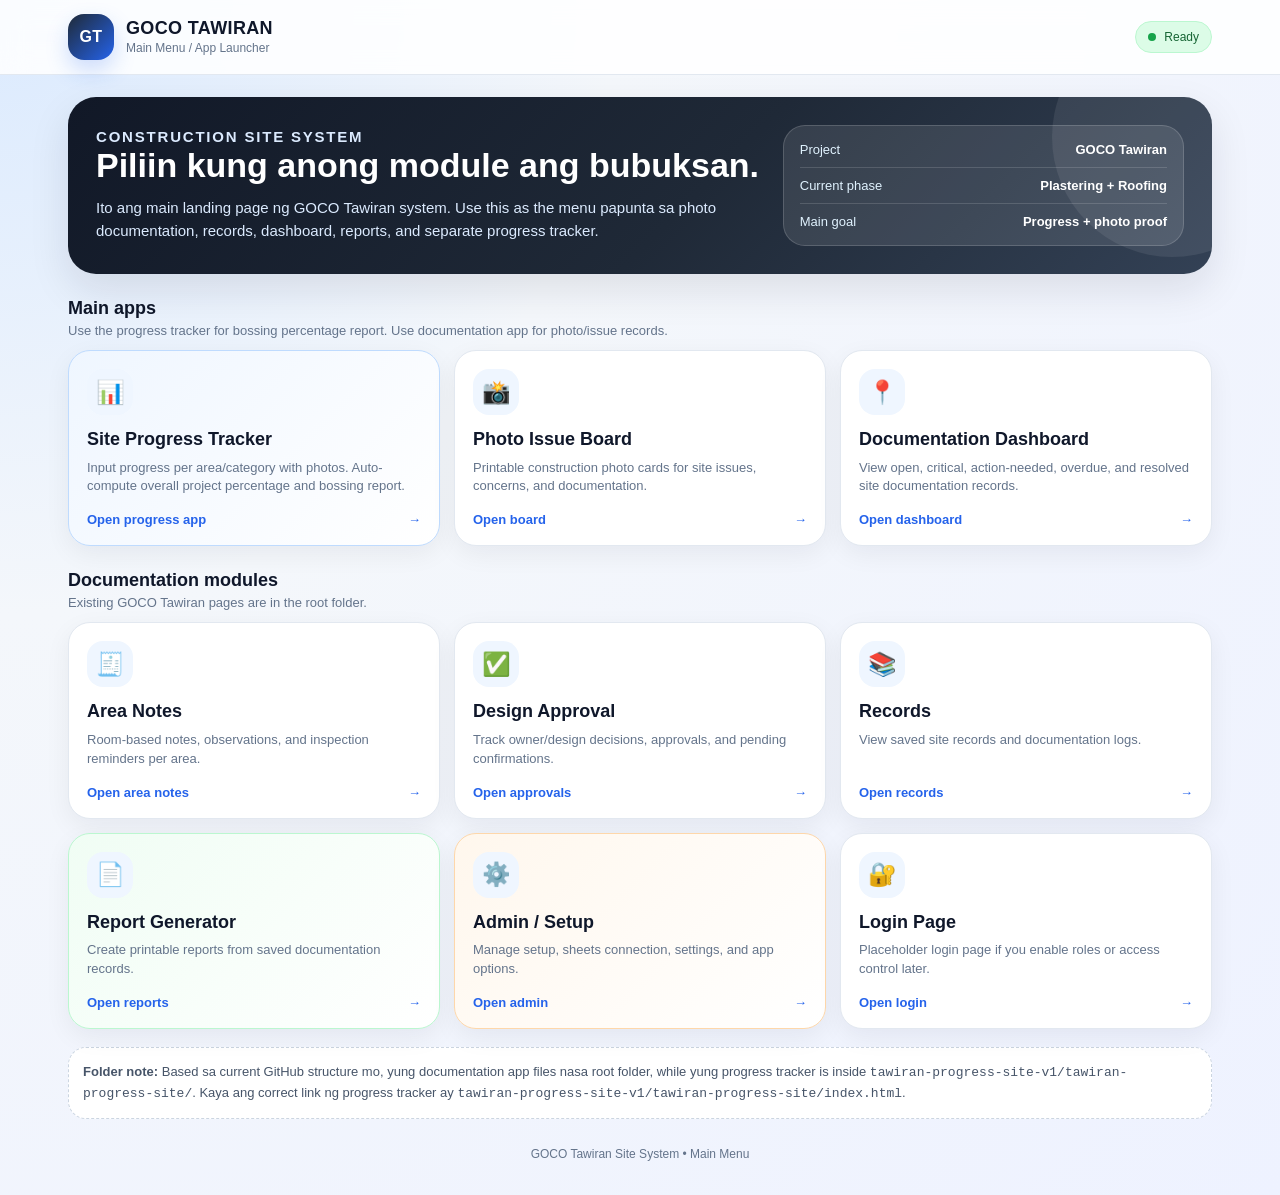
<file: index.html>
<!doctype html>
<html lang="en">
<head>
  <meta charset="utf-8">
  <meta name="viewport" content="width=device-width, initial-scale=1, viewport-fit=cover">
  <meta name="theme-color" content="#0f172a">
  <title>GOCO TAWIRAN | Main Menu</title>
  <style>
    :root{
      --bg:#f4f7fb;
      --card:#ffffff;
      --text:#0f172a;
      --muted:#64748b;
      --line:#e2e8f0;
      --primary:#1f2a37;
      --primary2:#2563eb;
      --accent:#f59e0b;
      --ok:#16a34a;
      --shadow:0 16px 40px rgba(15,23,42,.10);
      --radius:22px;
    }
    *{box-sizing:border-box}
    html,body{margin:0;min-height:100%;font-family:-apple-system,BlinkMacSystemFont,"Segoe UI",Roboto,Arial,sans-serif;color:var(--text);background:radial-gradient(circle at top left,#dbeafe 0,#f4f7fb 35%,#eef2ff 100%)}
    a{color:inherit;text-decoration:none}
    .topbar{position:sticky;top:0;z-index:10;background:rgba(255,255,255,.86);backdrop-filter:blur(14px);border-bottom:1px solid var(--line)}
    .topbar-inner{max-width:1180px;margin:0 auto;padding:14px 18px;display:flex;align-items:center;justify-content:space-between;gap:14px}
    .brand{display:flex;align-items:center;gap:12px}
    .logo{width:46px;height:46px;border-radius:16px;background:linear-gradient(135deg,#1f2a37,#2563eb);display:grid;place-items:center;color:white;font-weight:900;letter-spacing:.5px;box-shadow:0 10px 22px rgba(37,99,235,.22)}
    h1{font-size:18px;line-height:1.1;margin:0;font-weight:850;letter-spacing:.02em}
    .sub{font-size:12px;color:var(--muted);margin-top:3px}
    .pill{display:flex;align-items:center;gap:8px;font-size:12px;color:#166534;background:#dcfce7;border:1px solid #bbf7d0;border-radius:999px;padding:8px 12px;white-space:nowrap}
    .dot{width:8px;height:8px;border-radius:999px;background:var(--ok)}
    main{max-width:1180px;margin:0 auto;padding:22px 18px 36px}
    .hero{background:linear-gradient(135deg,#111827,#1f2937 55%,#334155);color:white;border-radius:28px;padding:28px;display:grid;grid-template-columns:1.25fr .75fr;gap:18px;box-shadow:var(--shadow);overflow:hidden;position:relative}
    .hero:after{content:"";position:absolute;right:-80px;top:-80px;width:240px;height:240px;border-radius:999px;background:rgba(255,255,255,.08)}
    .eyebrow{color:#bfdbfe;font-size:12px;text-transform:uppercase;letter-spacing:.12em;font-weight:800;margin:0 0 8px}
    .hero h2{font-size:34px;line-height:1.05;margin:0 0 12px;max-width:760px}
    .hero p{color:#dbeafe;margin:0;font-size:15px;line-height:1.55;max-width:780px}
    .hero-panel{position:relative;z-index:1;background:rgba(255,255,255,.10);border:1px solid rgba(255,255,255,.16);border-radius:22px;padding:16px;align-self:stretch;display:flex;flex-direction:column;justify-content:center;gap:10px}
    .status-line{display:flex;justify-content:space-between;gap:10px;border-bottom:1px solid rgba(255,255,255,.14);padding-bottom:10px;font-size:13px;color:#e0f2fe}
    .status-line:last-child{border-bottom:0;padding-bottom:0}
    .status-line strong{color:white;text-align:right}
    .section-title{margin:24px 0 12px;display:flex;align-items:end;justify-content:space-between;gap:12px}
    .section-title h3{margin:0;font-size:18px}
    .section-title p{margin:4px 0 0;color:var(--muted);font-size:13px}
    .grid{display:grid;grid-template-columns:repeat(3,minmax(0,1fr));gap:14px}
    .card{background:var(--card);border:1px solid var(--line);border-radius:var(--radius);padding:18px;box-shadow:0 8px 26px rgba(15,23,42,.06);transition:.18s ease;min-height:164px;display:flex;flex-direction:column;justify-content:space-between;position:relative;overflow:hidden}
    .card:hover{transform:translateY(-2px);box-shadow:0 16px 34px rgba(15,23,42,.12);border-color:#bfdbfe}
    .card .icon{width:46px;height:46px;border-radius:16px;background:#eff6ff;display:grid;place-items:center;font-size:23px;margin-bottom:14px}
    .card h4{margin:0 0 8px;font-size:18px;line-height:1.2}
    .card p{margin:0;color:var(--muted);font-size:13px;line-height:1.45}
    .card .go{margin-top:16px;color:var(--primary2);font-size:13px;font-weight:800;display:flex;justify-content:space-between;align-items:center;gap:8px}
    .card.primary{background:linear-gradient(135deg,#eff6ff,#ffffff);border-color:#bfdbfe}
    .card.warning{background:linear-gradient(135deg,#fff7ed,#ffffff);border-color:#fed7aa}
    .card.green{background:linear-gradient(135deg,#f0fdf4,#ffffff);border-color:#bbf7d0}
    .note{margin-top:18px;background:#fff;border:1px dashed #cbd5e1;border-radius:18px;padding:14px;color:#475569;font-size:13px;line-height:1.55}
    .footer{color:var(--muted);font-size:12px;text-align:center;margin-top:28px}
    @media (max-width:900px){.hero{grid-template-columns:1fr}.grid{grid-template-columns:repeat(2,minmax(0,1fr))}.hero h2{font-size:28px}}
    @media (max-width:640px){.topbar-inner{align-items:flex-start}.pill{display:none}.hero{padding:20px;border-radius:22px}.hero h2{font-size:24px}.grid{grid-template-columns:1fr}.card{min-height:140px}main{padding:16px 12px 28px}.logo{width:42px;height:42px}.section-title{display:block}}
  </style>
</head>
<body>
  <header class="topbar">
    <div class="topbar-inner">
      <div class="brand">
        <div class="logo">GT</div>
        <div>
          <h1>GOCO TAWIRAN</h1>
          <div class="sub">Main Menu / App Launcher</div>
        </div>
      </div>
      <div class="pill"><span class="dot"></span><span>Ready</span></div>
    </div>
  </header>

  <main>
    <section class="hero">
      <div>
        <p class="eyebrow">Construction site system</p>
        <h2>Piliin kung anong module ang bubuksan.</h2>
        <p>Ito ang main landing page ng GOCO Tawiran system. Use this as the menu papunta sa photo documentation, records, dashboard, reports, and separate progress tracker.</p>
      </div>
      <div class="hero-panel">
        <div class="status-line"><span>Project</span><strong>GOCO Tawiran</strong></div>
        <div class="status-line"><span>Current phase</span><strong>Plastering + Roofing</strong></div>
        <div class="status-line"><span>Main goal</span><strong>Progress + photo proof</strong></div>
      </div>
    </section>

    <div class="section-title">
      <div>
        <h3>Main apps</h3>
        <p>Use the progress tracker for bossing percentage report. Use documentation app for photo/issue records.</p>
      </div>
    </div>

    <section class="grid">
      <a class="card primary" href="tawiran-progress-site-v1/tawiran-progress-site/index.html">
        <div>
          <div class="icon">📊</div>
          <h4>Site Progress Tracker</h4>
          <p>Input progress per area/category with photos. Auto-compute overall project percentage and bossing report.</p>
        </div>
        <div class="go"><span>Open progress app</span><span>→</span></div>
      </a>

      <a class="card" href="board.html">
        <div>
          <div class="icon">📸</div>
          <h4>Photo Issue Board</h4>
          <p>Printable construction photo cards for site issues, concerns, and documentation.</p>
        </div>
        <div class="go"><span>Open board</span><span>→</span></div>
      </a>

      <a class="card" href="dashboard.html">
        <div>
          <div class="icon">📍</div>
          <h4>Documentation Dashboard</h4>
          <p>View open, critical, action-needed, overdue, and resolved site documentation records.</p>
        </div>
        <div class="go"><span>Open dashboard</span><span>→</span></div>
      </a>
    </section>

    <div class="section-title">
      <div>
        <h3>Documentation modules</h3>
        <p>Existing GOCO Tawiran pages are in the root folder.</p>
      </div>
    </div>

    <section class="grid">
      <a class="card" href="area-notes.html">
        <div>
          <div class="icon">🧾</div>
          <h4>Area Notes</h4>
          <p>Room-based notes, observations, and inspection reminders per area.</p>
        </div>
        <div class="go"><span>Open area notes</span><span>→</span></div>
      </a>

      <a class="card" href="design-approval.html">
        <div>
          <div class="icon">✅</div>
          <h4>Design Approval</h4>
          <p>Track owner/design decisions, approvals, and pending confirmations.</p>
        </div>
        <div class="go"><span>Open approvals</span><span>→</span></div>
      </a>

      <a class="card" href="records.html">
        <div>
          <div class="icon">📚</div>
          <h4>Records</h4>
          <p>View saved site records and documentation logs.</p>
        </div>
        <div class="go"><span>Open records</span><span>→</span></div>
      </a>

      <a class="card green" href="report.html">
        <div>
          <div class="icon">📄</div>
          <h4>Report Generator</h4>
          <p>Create printable reports from saved documentation records.</p>
        </div>
        <div class="go"><span>Open reports</span><span>→</span></div>
      </a>

      <a class="card warning" href="admin.html">
        <div>
          <div class="icon">⚙️</div>
          <h4>Admin / Setup</h4>
          <p>Manage setup, sheets connection, settings, and app options.</p>
        </div>
        <div class="go"><span>Open admin</span><span>→</span></div>
      </a>

      <a class="card" href="login.html">
        <div>
          <div class="icon">🔐</div>
          <h4>Login Page</h4>
          <p>Placeholder login page if you enable roles or access control later.</p>
        </div>
        <div class="go"><span>Open login</span><span>→</span></div>
      </a>
    </section>

    <div class="note">
      <strong>Folder note:</strong> Based sa current GitHub structure mo, yung documentation app files nasa root folder, while yung progress tracker is inside <code>tawiran-progress-site-v1/tawiran-progress-site/</code>. Kaya ang correct link ng progress tracker ay <code>tawiran-progress-site-v1/tawiran-progress-site/index.html</code>.
    </div>

    <div class="footer">GOCO Tawiran Site System • Main Menu</div>
  </main>
</body>
</html>
</file>
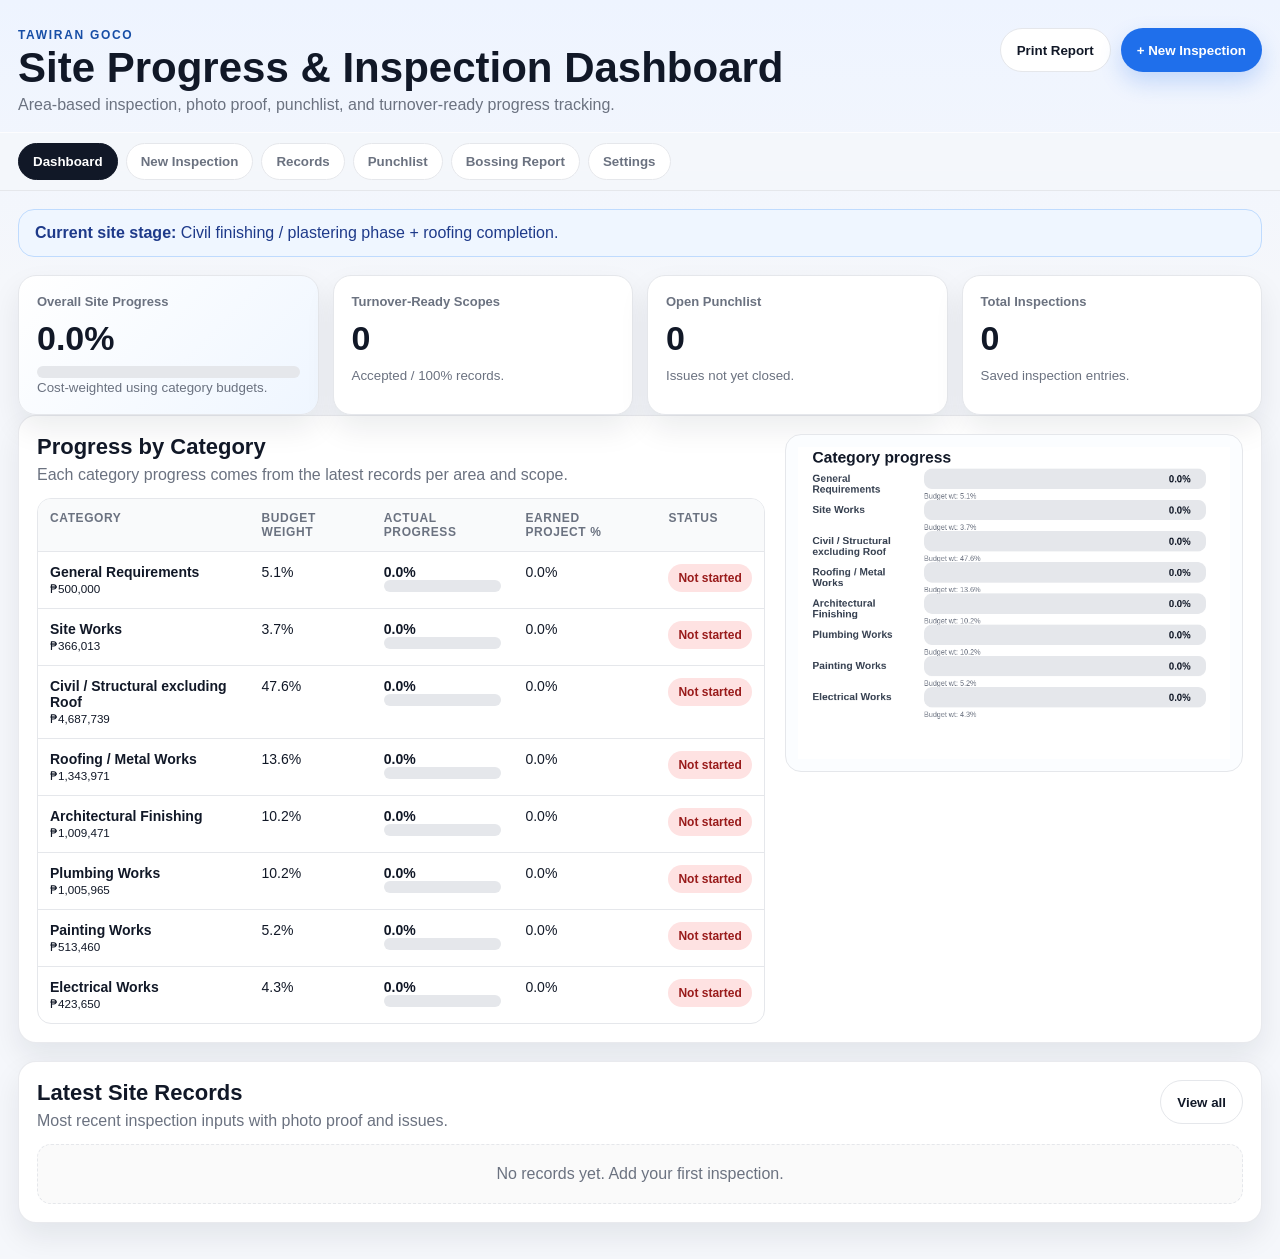
<file: tawiran-progress-site-v1/tawiran-progress-site/index.html>
<!doctype html>
<html lang="en">
<head>
  <meta charset="utf-8" />
  <meta name="viewport" content="width=device-width, initial-scale=1" />
  <title>TAWIRAN GOCO — Site Progress & Inspection Dashboard</title>
  <link rel="stylesheet" href="style.css" />
</head>
<body>
  <header class="app-header">
    <div>
      <p class="eyebrow">TAWIRAN GOCO</p>
      <h1>Site Progress & Inspection Dashboard</h1>
      <p class="subhead">Area-based inspection, photo proof, punchlist, and turnover-ready progress tracking.</p>
    </div>
    <div class="header-actions">
      <button class="btn btn-light" id="printReportBtn" type="button">Print Report</button>
      <button class="btn btn-primary" data-tab-target="inspection" type="button">+ New Inspection</button>
    </div>
  </header>

  <nav class="tabs" aria-label="Main navigation">
    <button class="tab active" data-tab="dashboard" type="button">Dashboard</button>
    <button class="tab" data-tab="inspection" type="button">New Inspection</button>
    <button class="tab" data-tab="records" type="button">Records</button>
    <button class="tab" data-tab="punchlist" type="button">Punchlist</button>
    <button class="tab" data-tab="report" type="button">Bossing Report</button>
    <button class="tab" data-tab="settings" type="button">Settings</button>
  </nav>

  <main>
    <section id="dashboard" class="tab-panel active">
      <div class="status-banner" id="siteStageBanner">
        <strong>Current site stage:</strong> Civil finishing / plastering + roofing completion.
      </div>

      <div class="card-grid stats-grid">
        <article class="stat-card hero-stat">
          <span>Overall Site Progress</span>
          <strong id="overallProgressText">0%</strong>
          <div class="progress-shell"><div id="overallProgressBar" class="progress-fill"></div></div>
          <small>Cost-weighted using category budgets.</small>
        </article>
        <article class="stat-card">
          <span>Turnover-Ready Scopes</span>
          <strong id="turnoverCount">0</strong>
          <small>Accepted / 100% records.</small>
        </article>
        <article class="stat-card">
          <span>Open Punchlist</span>
          <strong id="openPunchCount">0</strong>
          <small>Issues not yet closed.</small>
        </article>
        <article class="stat-card">
          <span>Total Inspections</span>
          <strong id="inspectionCount">0</strong>
          <small>Saved inspection entries.</small>
        </article>
      </div>

      <section class="card two-col">
        <div>
          <div class="section-title-row">
            <div>
              <h2>Progress by Category</h2>
              <p>Each category progress comes from the latest records per area and scope.</p>
            </div>
          </div>
          <div class="table-wrap">
            <table>
              <thead>
                <tr>
                  <th>Category</th>
                  <th>Budget Weight</th>
                  <th>Actual Progress</th>
                  <th>Earned Project %</th>
                  <th>Status</th>
                </tr>
              </thead>
              <tbody id="categoryProgressRows"></tbody>
            </table>
          </div>
        </div>
        <div class="chart-card">
          <canvas id="progressCanvas" width="720" height="520" aria-label="Progress chart"></canvas>
        </div>
      </section>

      <section class="card">
        <div class="section-title-row">
          <div>
            <h2>Latest Site Records</h2>
            <p>Most recent inspection inputs with photo proof and issues.</p>
          </div>
          <button class="btn btn-light" data-tab-target="records" type="button">View all</button>
        </div>
        <div id="latestRecords" class="record-list empty-state">No records yet. Add your first inspection.</div>
      </section>
    </section>

    <section id="inspection" class="tab-panel">
      <form id="inspectionForm" class="card form-card">
        <div class="section-title-row">
          <div>
            <h2>New Site Inspection</h2>
            <p>Use this on site. Pick area, category, scope, status, progress, and attach photos.</p>
          </div>
          <span class="pill">100% = turnover-ready</span>
        </div>

        <div class="form-grid">
          <label>
            Inspection date/time
            <input id="inspectionDate" name="inspectionDate" type="datetime-local" required />
          </label>
          <label>
            Inspector
            <input id="inspector" name="inspector" type="text" placeholder="Your name" />
          </label>
          <label>
            Area / Room
            <select id="area" name="area" required></select>
          </label>
          <label>
            Category / Trade
            <select id="category" name="category" required></select>
          </label>
          <label>
            Scope Item
            <select id="scope" name="scope" required></select>
          </label>
          <label>
            Status
            <select id="status" name="status" required></select>
          </label>
          <label>
            Planned Quantity
            <input id="plannedQty" name="plannedQty" type="number" step="0.01" min="0" placeholder="e.g. 1678.20" />
          </label>
          <label>
            Actual Completed Quantity
            <input id="actualQty" name="actualQty" type="number" step="0.01" min="0" placeholder="e.g. 900" />
          </label>
          <label>
            Unit
            <input id="unit" name="unit" type="text" placeholder="sqm, pcs, lot, lm" />
          </label>
          <label>
            Scope Weight / Importance
            <input id="scopeWeight" name="scopeWeight" type="number" step="0.1" min="0.1" value="1" />
          </label>
        </div>

        <div class="progress-input-card">
          <div>
            <label for="progressInput">Actual progress %</label>
            <input id="progressInput" name="progressInput" type="range" min="0" max="100" value="0" />
          </div>
          <strong id="progressValue">0%</strong>
        </div>
        <div id="progressWarning" class="warning-box hidden"></div>

        <fieldset class="checklist">
          <legend>100% Turnover-Ready Checklist</legend>
          <label><input id="checkQuantity" type="checkbox" /> Quantity complete</label>
          <label><input id="checkSpecs" type="checkbox" /> Correct as per plan/specs</label>
          <label><input id="checkWorkmanship" type="checkbox" /> Workmanship acceptable</label>
          <label><input id="checkTesting" type="checkbox" /> Required test passed / not applicable</label>
          <label><input id="checkPunchClosed" type="checkbox" /> Punchlist closed</label>
          <label><input id="checkAccepted" type="checkbox" /> Accepted for billing/reporting</label>
        </fieldset>

        <div class="form-grid">
          <label>
            Workmanship rating
            <select id="workmanship" name="workmanship">
              <option>Good</option>
              <option>Acceptable</option>
              <option>Needs Repair</option>
              <option>Rejected</option>
            </select>
          </label>
          <label>
            Responsible person / team
            <input id="responsible" name="responsible" type="text" placeholder="Contractor / Foreman / Trade" />
          </label>
          <label>
            Target completion date
            <input id="targetDate" name="targetDate" type="date" />
          </label>
          <label>
            Punchlist status
            <select id="punchStatus" name="punchStatus">
              <option>None</option>
              <option>Open</option>
              <option>Ongoing</option>
              <option>For Verification</option>
              <option>Closed</option>
            </select>
          </label>
        </div>

        <label class="full-label">
          Issues / Remarks / Required Action
          <textarea id="remarks" name="remarks" rows="4" placeholder="Example: Roof gutter incomplete; pending flashing and leak test."></textarea>
        </label>

        <div class="photo-panel">
          <div>
            <h3>Photo Proof</h3>
            <p>Use camera on iPhone/iPad. Photos are compressed and saved locally in this browser.</p>
          </div>
          <input id="photoInput" type="file" accept="image/*" multiple capture="environment" />
          <div id="photoPreview" class="photo-grid"></div>
        </div>

        <div class="form-actions">
          <button class="btn btn-light" id="clearFormBtn" type="button">Clear Form</button>
          <button class="btn btn-primary" type="submit">Save Inspection</button>
        </div>
      </form>
    </section>

    <section id="records" class="tab-panel">
      <section class="card">
        <div class="section-title-row">
          <div>
            <h2>Inspection Records</h2>
            <p>Search, filter, edit status, export backup, or delete records.</p>
          </div>
          <div class="button-row">
            <button class="btn btn-light" id="exportJsonBtn" type="button">Export JSON</button>
            <button class="btn btn-light" id="exportCsvBtn" type="button">Export CSV</button>
          </div>
        </div>
        <div class="filters">
          <input id="recordSearch" type="search" placeholder="Search area, scope, remarks..." />
          <select id="recordCategoryFilter"><option value="">All categories</option></select>
          <select id="recordStatusFilter"><option value="">All statuses</option></select>
        </div>
        <div id="recordsList" class="record-list empty-state">No records yet.</div>
      </section>
    </section>

    <section id="punchlist" class="tab-panel">
      <section class="card">
        <div class="section-title-row">
          <div>
            <h2>Punchlist & Site Issues</h2>
            <p>Issues are pulled from records with remarks, punchlist status, needs repair, or rejected workmanship.</p>
          </div>
        </div>
        <div id="punchlistItems" class="record-list empty-state">No open punchlist yet.</div>
      </section>
    </section>

    <section id="report" class="tab-panel">
      <section class="card report-card" id="reportContent">
        <div class="report-header">
          <div>
            <p class="eyebrow">TAWIRAN GOCO</p>
            <h2>Site Progress Inspection Report</h2>
            <p id="reportDateLine">Report Date: —</p>
          </div>
          <div class="report-score">
            <span>Overall Physical Progress</span>
            <strong id="reportOverallProgress">0%</strong>
          </div>
        </div>
        <div id="reportBody"></div>
      </section>
    </section>

    <section id="settings" class="tab-panel">
      <section class="card">
        <div class="section-title-row">
          <div>
            <h2>Settings</h2>
            <p>Edit project details, areas, category budgets, and default scope items.</p>
          </div>
          <button class="btn btn-primary" id="saveSettingsBtn" type="button">Save Settings</button>
        </div>

        <div class="form-grid">
          <label>
            Project Name
            <input id="settingProjectName" type="text" />
          </label>
          <label>
            Location
            <input id="settingLocation" type="text" />
          </label>
          <label>
            Prepared By
            <input id="settingPreparedBy" type="text" />
          </label>
          <label>
            Current Stage Label
            <input id="settingStage" type="text" />
          </label>
        </div>

        <label class="full-label">
          Areas / Rooms, one per line
          <textarea id="settingAreas" rows="6"></textarea>
        </label>

        <h3>Category Budgets & Scope Items</h3>
        <p class="hint">Budgets are used as weights. This setup splits Roofing/Metal Works from Civil to avoid hiding roof progress, while total remains aligned to the project subtotal.</p>
        <div id="categorySettings" class="settings-list"></div>

        <div class="danger-zone">
          <h3>Backup / Reset</h3>
          <div class="button-row">
            <label class="btn btn-light file-btn">
              Import JSON
              <input id="importJsonInput" type="file" accept="application/json" />
            </label>
            <button class="btn btn-light" id="loadDemoBtn" type="button">Load Sample Records</button>
            <button class="btn btn-danger" id="clearAllBtn" type="button">Clear All Data</button>
          </div>
        </div>
      </section>
    </section>
  </main>

  <template id="recordTemplate">
    <article class="record-card">
      <div class="record-topline">
        <div>
          <strong class="record-title"></strong>
          <p class="record-meta"></p>
        </div>
        <span class="status-chip"></span>
      </div>
      <div class="mini-progress"><div></div></div>
      <p class="record-remarks"></p>
      <div class="record-photos"></div>
      <div class="record-actions"></div>
    </article>
  </template>

  <script src="app.js"></script>
</body>
</html>
</file>
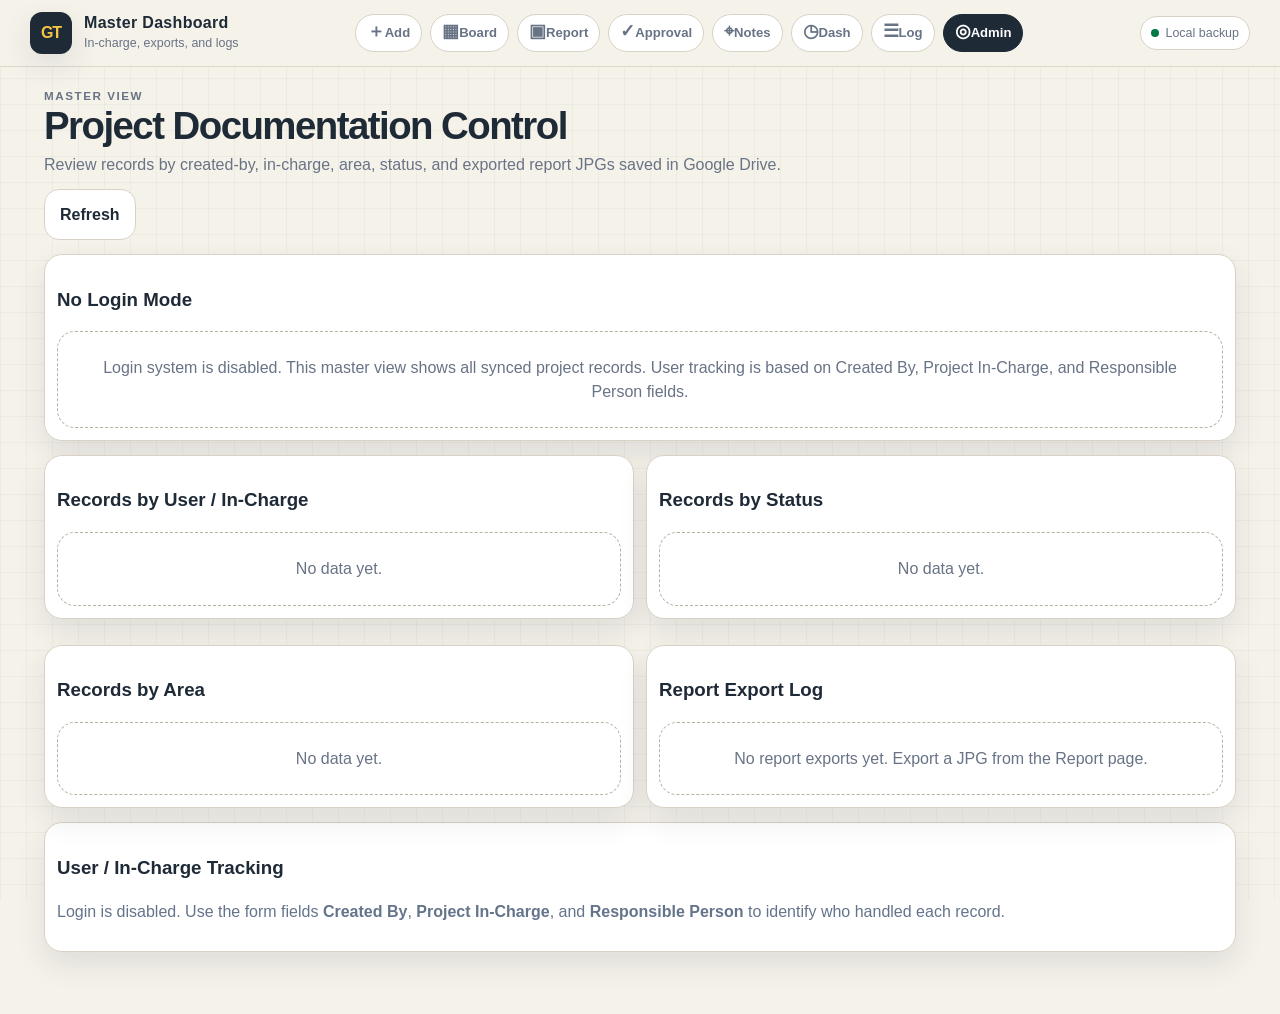
<file: admin.html>
<!doctype html>
<html lang="en">
<head>
  <meta charset="utf-8">
  <meta name="viewport" content="width=device-width, initial-scale=1, viewport-fit=cover">
  <meta name="theme-color" content="#1f2a37">
  <title>Admin | GOCO TAWIRAN</title>
  <link rel="manifest" href="manifest.json">
  <link rel="apple-touch-icon" href="icon-192.png">
  <link rel="stylesheet" href="style.css">
  <script defer src="config.js"></script>
  <script defer src="app.js"></script>
</head>
<body data-page="admin">
  <div class="topbar"><div class="topbar-inner"><div class="brand-block"><div class="logo-mark">GT</div><div><h1 class="brand-title">Master Dashboard</h1><p class="brand-subtitle">In-charge, exports, and logs</p></div></div><nav class="desktop-nav" data-nav></nav><div class="sync-pill" data-sync-pill><span class="sync-dot"></span><span data-sync-label>Checking</span></div></div></div>
  <main class="app-shell">
    <section class="page-heading">
      <div>
        <p class="hero-eyebrow">Master view</p>
        <h2>Project Documentation Control</h2>
        <p>Review records by created-by, in-charge, area, status, and exported report JPGs saved in Google Drive.</p>
      </div>
      <div class="page-actions no-print">
        <button class="btn secondary" data-refresh>Refresh</button>
      </div>
    </section>

    <section class="panel"><h3>No Login Mode</h3><div id="adminUserBox"></div></section>

    <section class="form-grid">
      <div class="panel"><h3>Records by User / In-Charge</h3><div class="bar-list" id="adminUserBars"></div></div>
      <div class="panel"><h3>Records by Status</h3><div class="bar-list" id="adminStatusBars"></div></div>
      <div class="panel"><h3>Records by Area</h3><div class="bar-list" id="adminAreaBars"></div></div>
      <div class="panel"><h3>Report Export Log</h3><div id="reportExportLog"></div></div>
    </section>

    <section class="panel">
      <h3>User / In-Charge Tracking</h3>
      <p class="muted">Login is disabled. Use the form fields <strong>Created By</strong>, <strong>Project In-Charge</strong>, and <strong>Responsible Person</strong> to identify who handled each record.</p>
    </section>
  </main>
  <nav class="bottom-nav" data-bottom-nav></nav>
</body>
</html>
</file>
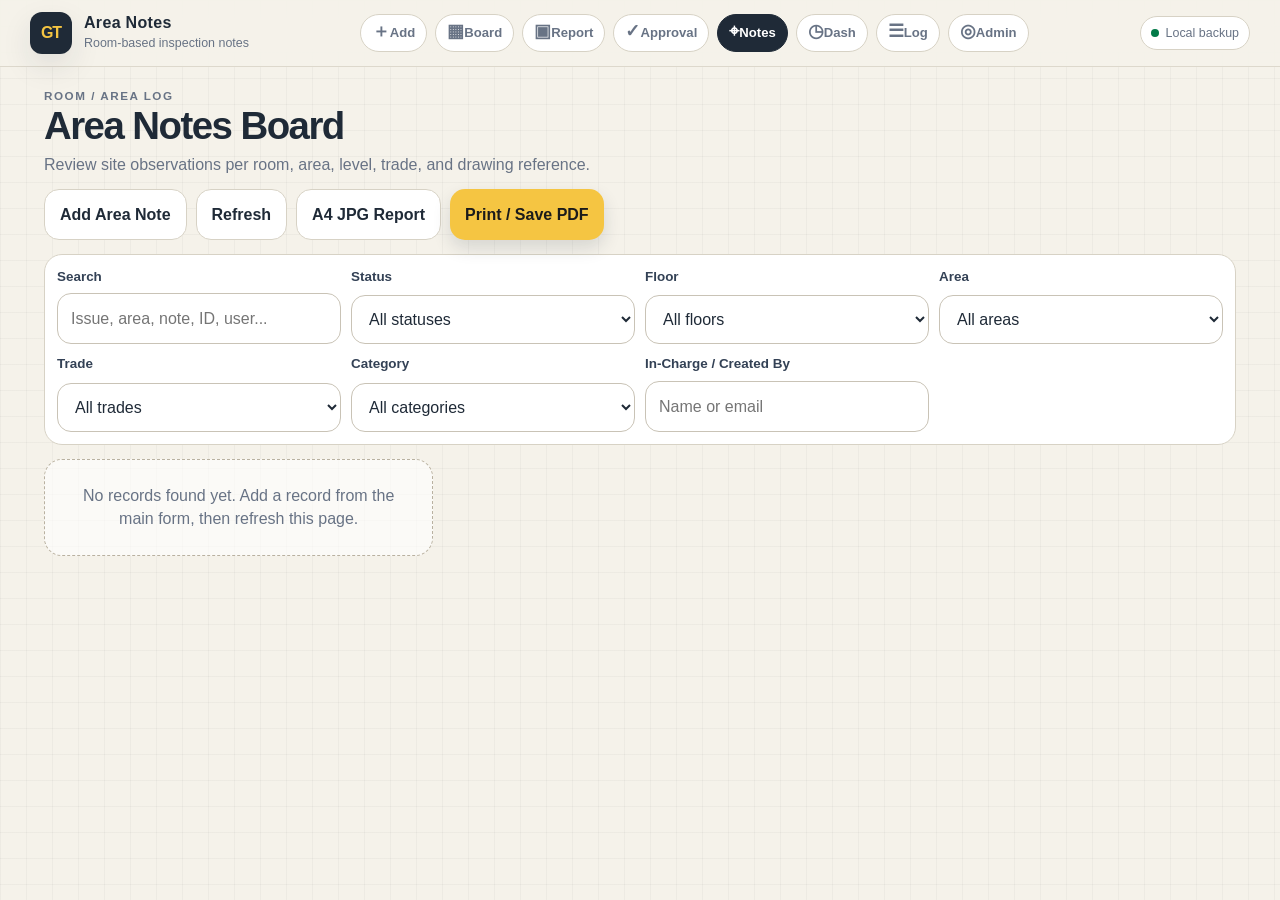
<file: area-notes.html>
<!doctype html>
<html lang="en">
<head>
  <meta charset="utf-8">
  <meta name="viewport" content="width=device-width, initial-scale=1, viewport-fit=cover">
  <meta name="theme-color" content="#1f2a37">
  <title>Area Notes Board | GOCO TAWIRAN</title>
  <link rel="manifest" href="manifest.json">
  <link rel="apple-touch-icon" href="icon-192.png">
  <link rel="stylesheet" href="style.css">
  <script defer src="config.js"></script>
  <script defer src="app.js"></script>
</head>
<body data-page="area-notes">
  <div class="topbar"><div class="topbar-inner"><div class="brand-block"><div class="logo-mark">GT</div><div><h1 class="brand-title">Area Notes</h1><p class="brand-subtitle">Room-based inspection notes</p></div></div><nav class="desktop-nav" data-nav></nav><div class="sync-pill" data-sync-pill><span class="sync-dot"></span><span data-sync-label>Checking</span></div></div></div>
  <main class="app-shell">
    <section class="page-heading">
      <div>
        <p class="hero-eyebrow">Room / area log</p>
        <h2>Area Notes Board</h2>
        <p>Review site observations per room, area, level, trade, and drawing reference.</p>
      </div>
      <div class="page-actions no-print">
        <a class="btn secondary" href="index.html">Add Area Note</a>
        <button class="btn secondary" data-refresh>Refresh</button>
        <a class="btn secondary" href="report.html">A4 JPG Report</a>
        <button class="btn warning" onclick="window.print()">Print / Save PDF</button>
      </div>
    </section>
    <section class="filter-panel no-print" data-filter-panel></section>
    <section class="cards-grid" id="recordsContainer"></section>
  </main>
  <nav class="bottom-nav" data-bottom-nav></nav>
</body>
</html>
</file>
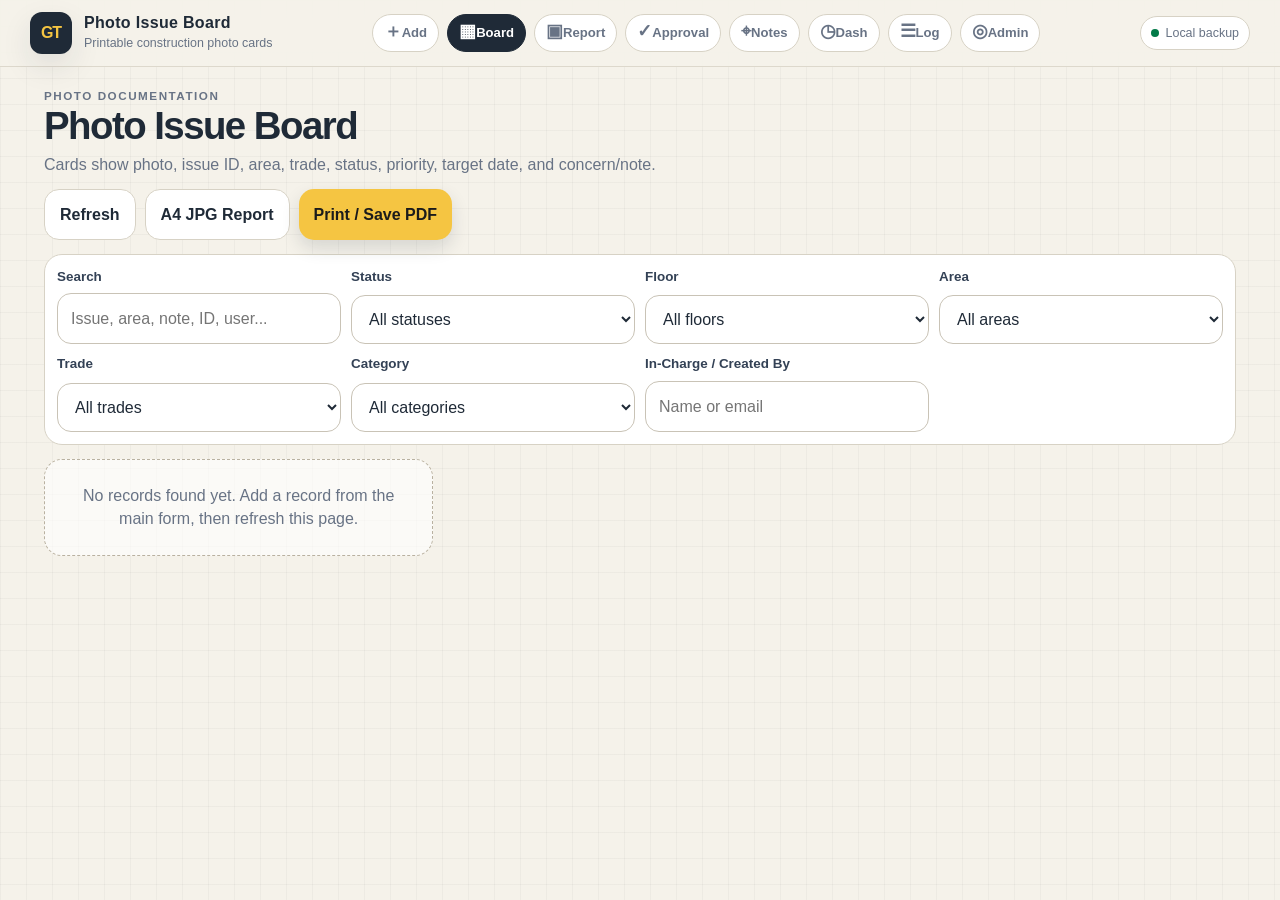
<file: board.html>
<!doctype html>
<html lang="en">
<head>
  <meta charset="utf-8">
  <meta name="viewport" content="width=device-width, initial-scale=1, viewport-fit=cover">
  <meta name="theme-color" content="#1f2a37">
  <title>Photo Issue Board | GOCO TAWIRAN</title>
  <link rel="manifest" href="manifest.json">
  <link rel="apple-touch-icon" href="icon-192.png">
  <link rel="stylesheet" href="style.css">
  <script defer src="config.js"></script>
  <script defer src="app.js"></script>
</head>
<body data-page="photo-board">
  <div class="topbar"><div class="topbar-inner"><div class="brand-block"><div class="logo-mark">GT</div><div><h1 class="brand-title">Photo Issue Board</h1><p class="brand-subtitle">Printable construction photo cards</p></div></div><nav class="desktop-nav" data-nav></nav><div class="sync-pill" data-sync-pill><span class="sync-dot"></span><span data-sync-label>Checking</span></div></div></div>
  <main class="app-shell">
    <section class="page-heading">
      <div>
        <p class="hero-eyebrow">Photo documentation</p>
        <h2>Photo Issue Board</h2>
        <p>Cards show photo, issue ID, area, trade, status, priority, target date, and concern/note.</p>
      </div>
      <div class="page-actions no-print">
        <button class="btn secondary" data-refresh>Refresh</button>
        <a class="btn secondary" href="report.html">A4 JPG Report</a>
        <button class="btn warning" onclick="window.print()">Print / Save PDF</button>
      </div>
    </section>
    <section class="filter-panel no-print" data-filter-panel></section>
    <section class="cards-grid" id="recordsContainer"></section>
  </main>
  <nav class="bottom-nav" data-bottom-nav></nav>
</body>
</html>
</file>
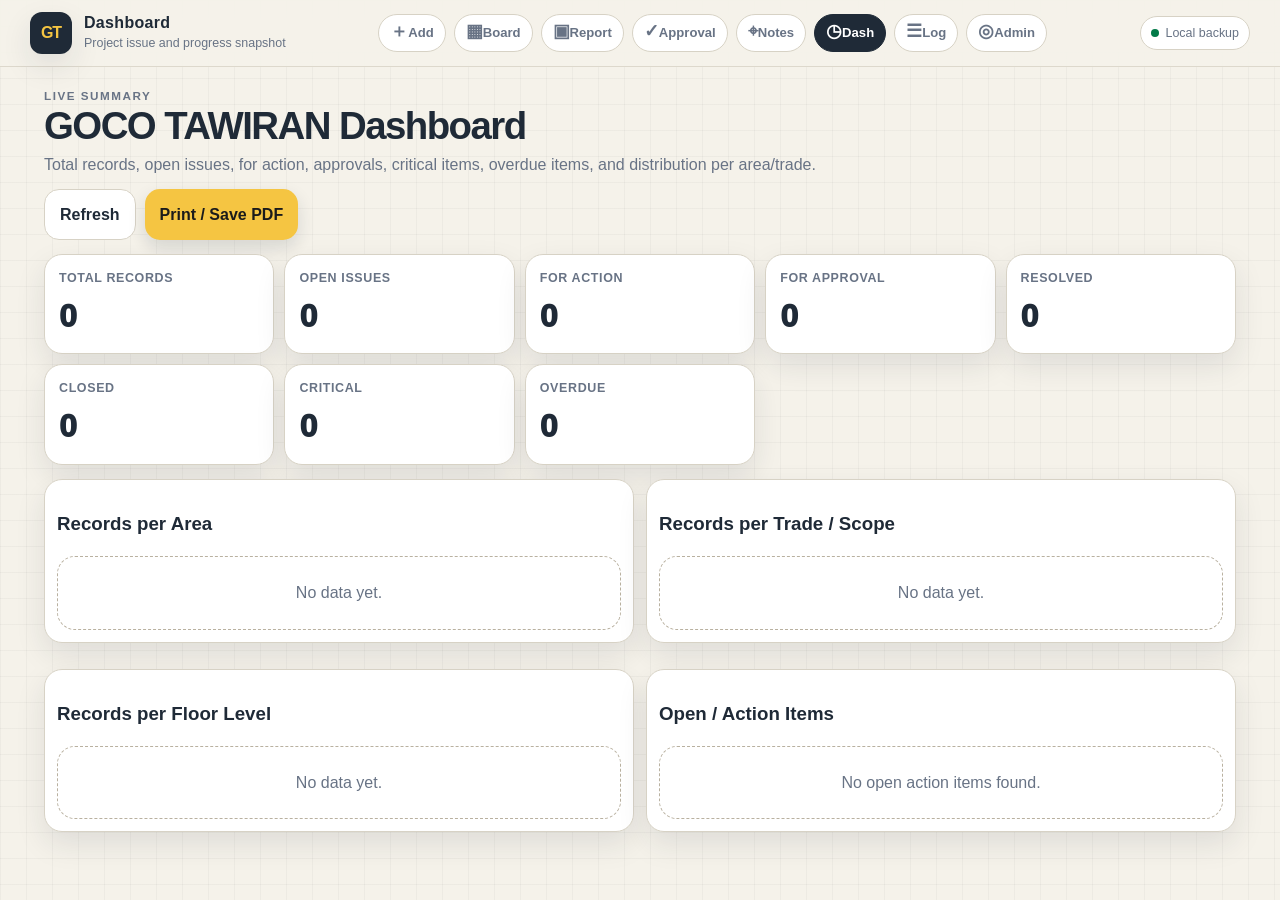
<file: dashboard.html>
<!doctype html>
<html lang="en">
<head>
  <meta charset="utf-8">
  <meta name="viewport" content="width=device-width, initial-scale=1, viewport-fit=cover">
  <meta name="theme-color" content="#1f2a37">
  <title>Dashboard | GOCO TAWIRAN</title>
  <link rel="manifest" href="manifest.json">
  <link rel="apple-touch-icon" href="icon-192.png">
  <link rel="stylesheet" href="style.css">
  <script defer src="config.js"></script>
  <script defer src="app.js"></script>
</head>
<body data-page="dashboard">
  <div class="topbar"><div class="topbar-inner"><div class="brand-block"><div class="logo-mark">GT</div><div><h1 class="brand-title">Dashboard</h1><p class="brand-subtitle">Project issue and progress snapshot</p></div></div><nav class="desktop-nav" data-nav></nav><div class="sync-pill" data-sync-pill><span class="sync-dot"></span><span data-sync-label>Checking</span></div></div></div>
  <main class="app-shell">
    <section class="page-heading">
      <div>
        <p class="hero-eyebrow">Live summary</p>
        <h2>GOCO TAWIRAN Dashboard</h2>
        <p>Total records, open issues, for action, approvals, critical items, overdue items, and distribution per area/trade.</p>
      </div>
      <div class="page-actions no-print">
        <button class="btn secondary" data-refresh>Refresh</button>
        <button class="btn warning" onclick="window.print()">Print / Save PDF</button>
      </div>
    </section>
    <section class="dashboard-grid" id="dashboardStats"></section>
    <section class="form-grid">
      <div class="panel"><h3>Records per Area</h3><div class="bar-list" id="areaBars"></div></div>
      <div class="panel"><h3>Records per Trade / Scope</h3><div class="bar-list" id="tradeBars"></div></div>
      <div class="panel"><h3>Records per Floor Level</h3><div class="bar-list" id="floorBars"></div></div>
      <div class="panel"><h3>Open / Action Items</h3><div id="actionList"></div></div>
    </section>
  </main>
  <nav class="bottom-nav" data-bottom-nav></nav>
</body>
</html>
</file>
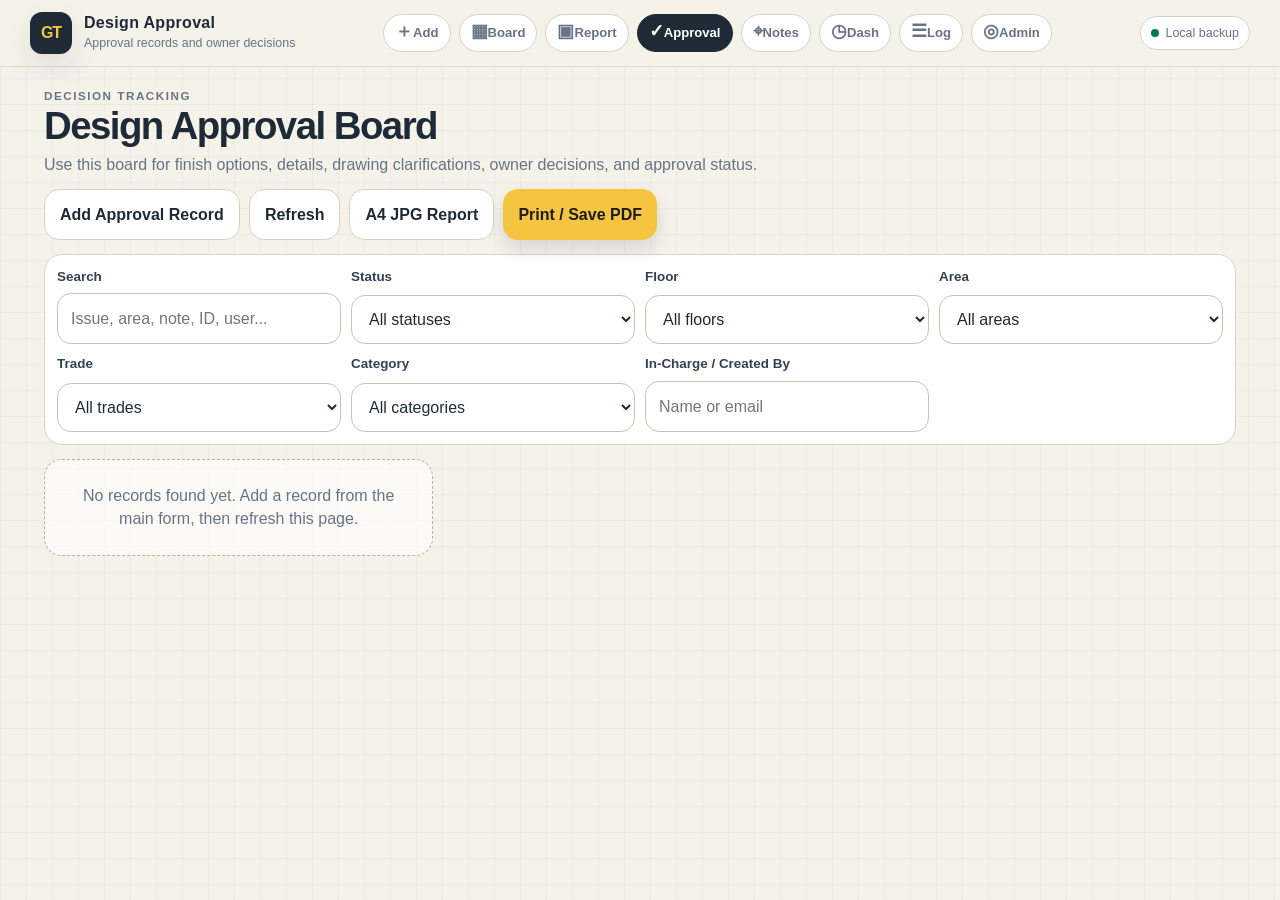
<file: design-approval.html>
<!doctype html>
<html lang="en">
<head>
  <meta charset="utf-8">
  <meta name="viewport" content="width=device-width, initial-scale=1, viewport-fit=cover">
  <meta name="theme-color" content="#1f2a37">
  <title>Design Approval Board | GOCO TAWIRAN</title>
  <link rel="manifest" href="manifest.json">
  <link rel="apple-touch-icon" href="icon-192.png">
  <link rel="stylesheet" href="style.css">
  <script defer src="config.js"></script>
  <script defer src="app.js"></script>
</head>
<body data-page="design-approval">
  <div class="topbar"><div class="topbar-inner"><div class="brand-block"><div class="logo-mark">GT</div><div><h1 class="brand-title">Design Approval</h1><p class="brand-subtitle">Approval records and owner decisions</p></div></div><nav class="desktop-nav" data-nav></nav><div class="sync-pill" data-sync-pill><span class="sync-dot"></span><span data-sync-label>Checking</span></div></div></div>
  <main class="app-shell">
    <section class="page-heading">
      <div>
        <p class="hero-eyebrow">Decision tracking</p>
        <h2>Design Approval Board</h2>
        <p>Use this board for finish options, details, drawing clarifications, owner decisions, and approval status.</p>
      </div>
      <div class="page-actions no-print">
        <a class="btn secondary" href="index.html">Add Approval Record</a>
        <button class="btn secondary" data-refresh>Refresh</button>
        <a class="btn secondary" href="report.html">A4 JPG Report</a>
        <button class="btn warning" onclick="window.print()">Print / Save PDF</button>
      </div>
    </section>
    <section class="filter-panel no-print" data-filter-panel></section>
    <section class="cards-grid" id="recordsContainer"></section>
  </main>
  <nav class="bottom-nav" data-bottom-nav></nav>
</body>
</html>
</file>
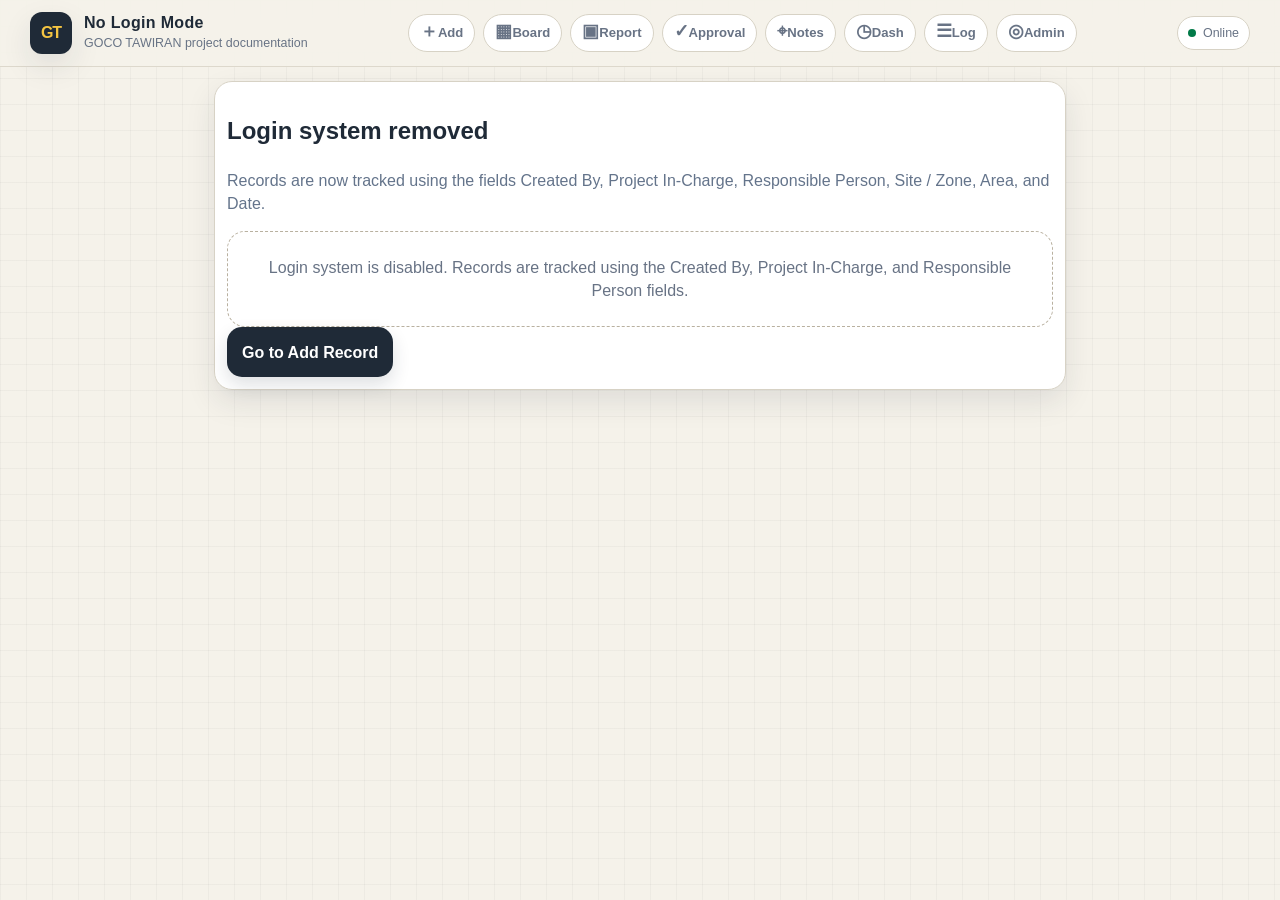
<file: login.html>
<!doctype html>
<html lang="en">
<head>
  <meta charset="utf-8">
  <meta name="viewport" content="width=device-width, initial-scale=1, viewport-fit=cover">
  <meta name="theme-color" content="#1f2a37">
  <title>Login Removed | GOCO TAWIRAN</title>
  <link rel="manifest" href="manifest.json">
  <link rel="apple-touch-icon" href="icon-192.png">
  <link rel="stylesheet" href="style.css">
  <script defer src="config.js"></script>
  <script defer src="app.js"></script>
</head>
<body data-page="login">
  <div class="topbar"><div class="topbar-inner"><div class="brand-block"><div class="logo-mark">GT</div><div><h1 class="brand-title">No Login Mode</h1><p class="brand-subtitle">GOCO TAWIRAN project documentation</p></div></div><nav class="desktop-nav" data-nav></nav><div class="sync-pill" data-sync-pill><span class="sync-dot"></span><span data-sync-label>Checking</span></div></div></div>
  <main class="app-shell narrow-shell">
    <section class="panel login-panel">
      <h2>Login system removed</h2>
      <p class="muted">Records are now tracked using the fields Created By, Project In-Charge, Responsible Person, Site / Zone, Area, and Date.</p>
      <div id="currentUserBox"></div>
      <a class="btn" href="index.html">Go to Add Record</a>
    </section>
  </main>
  <nav class="bottom-nav" data-bottom-nav></nav>
</body>
</html>
</file>
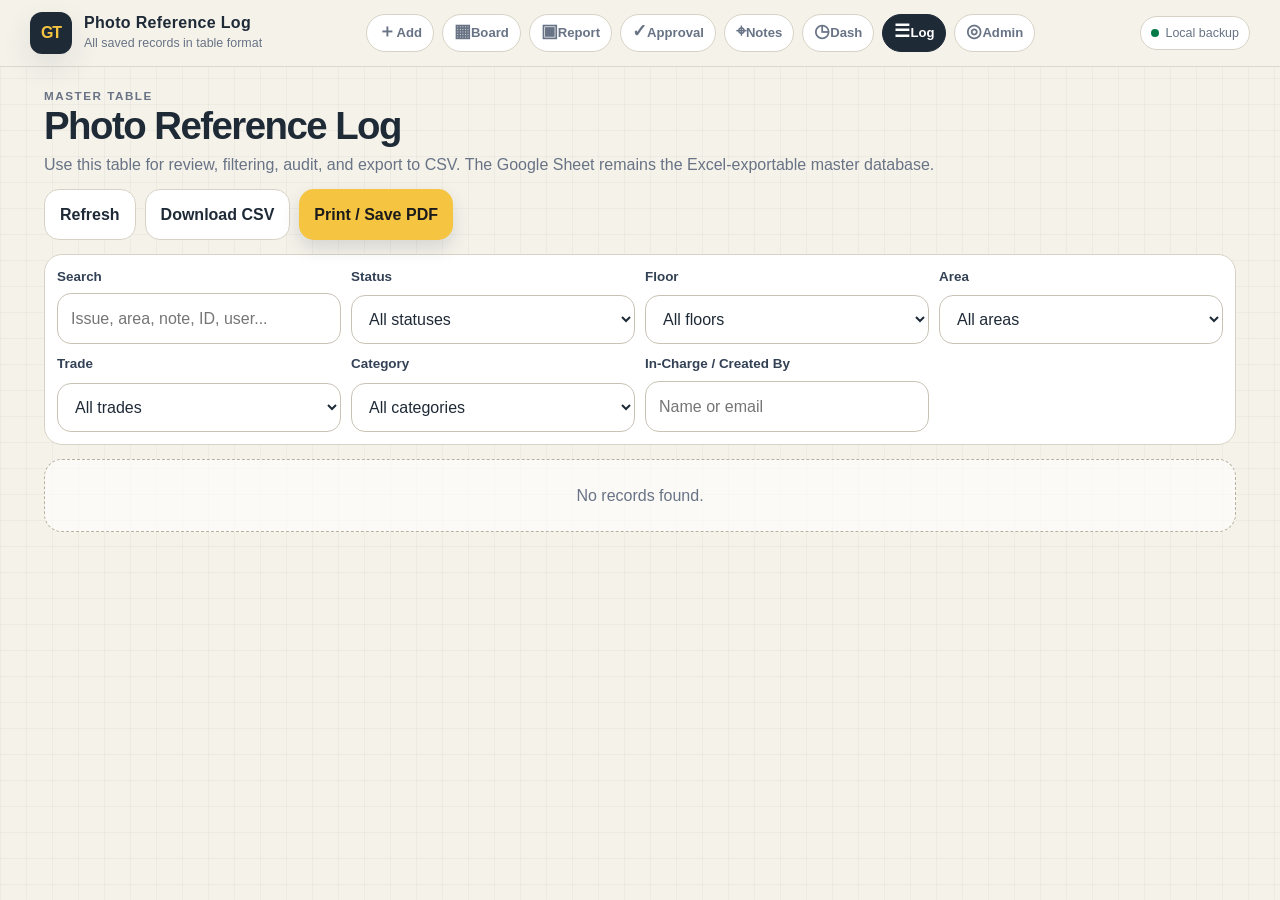
<file: records.html>
<!doctype html>
<html lang="en">
<head>
  <meta charset="utf-8">
  <meta name="viewport" content="width=device-width, initial-scale=1, viewport-fit=cover">
  <meta name="theme-color" content="#1f2a37">
  <title>Photo Reference Log | GOCO TAWIRAN</title>
  <link rel="manifest" href="manifest.json">
  <link rel="apple-touch-icon" href="icon-192.png">
  <link rel="stylesheet" href="style.css">
  <script defer src="config.js"></script>
  <script defer src="app.js"></script>
</head>
<body data-page="records">
  <div class="topbar"><div class="topbar-inner"><div class="brand-block"><div class="logo-mark">GT</div><div><h1 class="brand-title">Photo Reference Log</h1><p class="brand-subtitle">All saved records in table format</p></div></div><nav class="desktop-nav" data-nav></nav><div class="sync-pill" data-sync-pill><span class="sync-dot"></span><span data-sync-label>Checking</span></div></div></div>
  <main class="app-shell">
    <section class="page-heading">
      <div>
        <p class="hero-eyebrow">Master table</p>
        <h2>Photo Reference Log</h2>
        <p>Use this table for review, filtering, audit, and export to CSV. The Google Sheet remains the Excel-exportable master database.</p>
      </div>
      <div class="page-actions no-print">
        <button class="btn secondary" data-refresh>Refresh</button>
        <button class="btn secondary" id="downloadCsvBtn">Download CSV</button>
        <button class="btn warning" onclick="window.print()">Print / Save PDF</button>
      </div>
    </section>
    <section class="filter-panel no-print" data-filter-panel></section>
    <section id="recordsTableContainer"></section>
  </main>
  <nav class="bottom-nav" data-bottom-nav></nav>
</body>
</html>
</file>
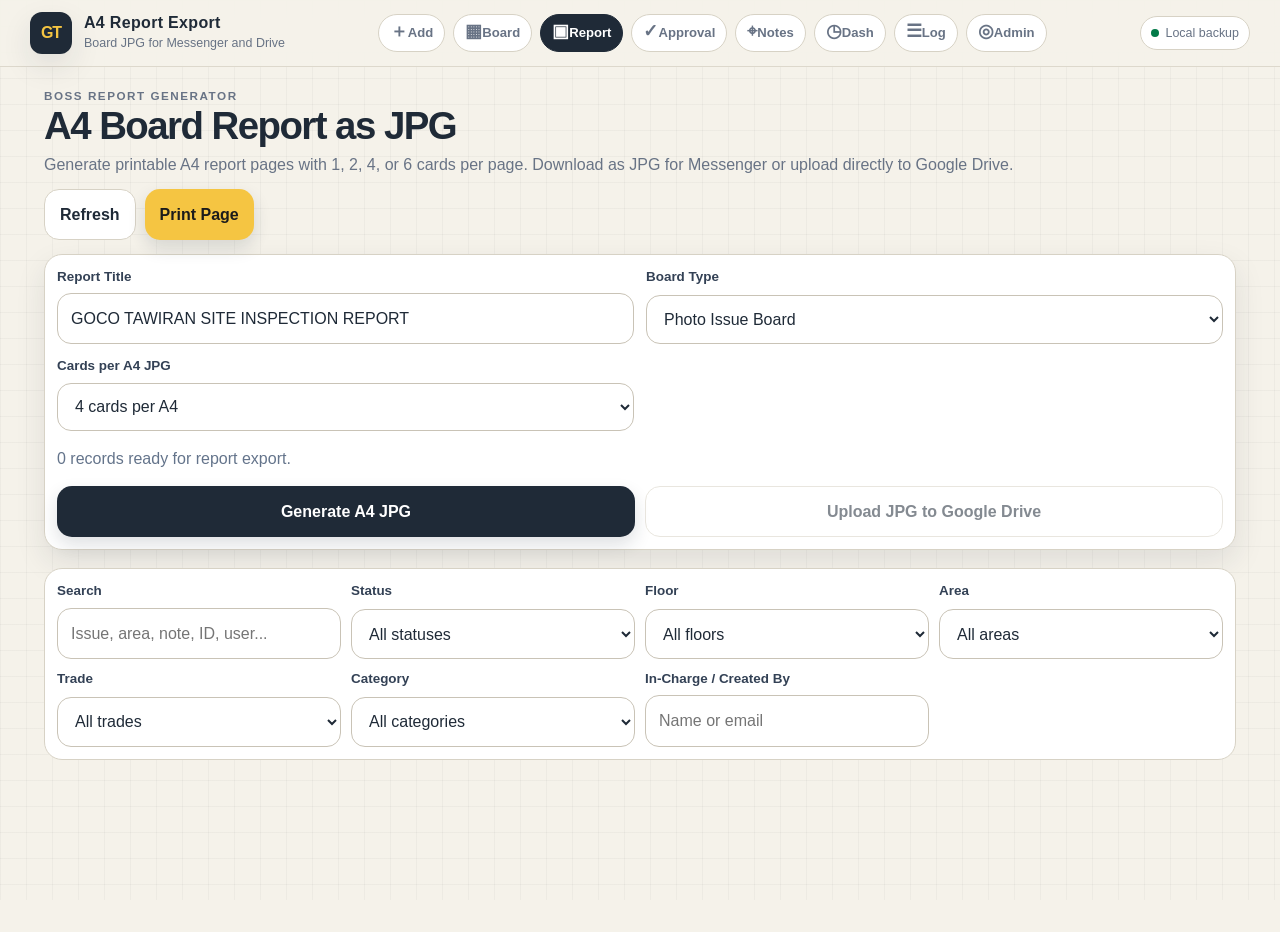
<file: report.html>
<!doctype html>
<html lang="en">
<head>
  <meta charset="utf-8">
  <meta name="viewport" content="width=device-width, initial-scale=1, viewport-fit=cover">
  <meta name="theme-color" content="#1f2a37">
  <title>Report Export | GOCO TAWIRAN</title>
  <link rel="manifest" href="manifest.json">
  <link rel="apple-touch-icon" href="icon-192.png">
  <link rel="stylesheet" href="style.css">
  <script defer src="config.js"></script>
  <script defer src="app.js"></script>
</head>
<body data-page="report">
  <div class="topbar"><div class="topbar-inner"><div class="brand-block"><div class="logo-mark">GT</div><div><h1 class="brand-title">A4 Report Export</h1><p class="brand-subtitle">Board JPG for Messenger and Drive</p></div></div><nav class="desktop-nav" data-nav></nav><div class="sync-pill" data-sync-pill><span class="sync-dot"></span><span data-sync-label>Checking</span></div></div></div>
  <main class="app-shell">
    <section class="page-heading">
      <div>
        <p class="hero-eyebrow">Boss report generator</p>
        <h2>A4 Board Report as JPG</h2>
        <p>Generate printable A4 report pages with 1, 2, 4, or 6 cards per page. Download as JPG for Messenger or upload directly to Google Drive.</p>
      </div>
      <div class="page-actions no-print">
        <button class="btn secondary" data-refresh>Refresh</button>
        <button class="btn warning" onclick="window.print()">Print Page</button>
      </div>
    </section>

    <section class="panel report-controls no-print">
      <div class="form-grid">
        <div class="field">
          <label for="reportTitle">Report Title</label>
          <input id="reportTitle" value="GOCO TAWIRAN SITE INSPECTION REPORT">
        </div>
        <div class="field">
          <label for="reportType">Board Type</label>
          <select id="reportType">
            <option value="photo-board">Photo Issue Board</option>
            <option value="design-approval">Design Approval Board</option>
            <option value="area-notes">Area Notes Board</option>
          </select>
        </div>
        <div class="field">
          <label for="cardsPerPage">Cards per A4 JPG</label>
          <select id="cardsPerPage">
            <option value="4" selected>4 cards per A4</option>
            <option value="6">6 cards per A4</option>
            <option value="2">2 cards per A4</option>
            <option value="1">1 detailed card per A4</option>
          </select>
        </div>
      </div>
      <p id="reportCount" class="muted">Loading records...</p>
      <div class="button-row">
        <button id="generateReportBtn" class="btn" type="button">Generate A4 JPG</button>
        <button id="uploadReportBtn" class="btn secondary" type="button" disabled>Upload JPG to Google Drive</button>
      </div>
      <div id="reportUploadStatus"></div>
    </section>

    <section class="filter-panel no-print" data-filter-panel></section>
    <section id="reportPreview" class="report-preview"></section>
  </main>
  <nav class="bottom-nav" data-bottom-nav></nav>
</body>
</html>
</file>
<file: tawiran-progress-site-v1/tawiran-progress-site/style.css>
:root {
  --bg: #f5f7fb;
  --card: #ffffff;
  --text: #111827;
  --muted: #6b7280;
  --line: #e5e7eb;
  --primary: #1f6feb;
  --primary-dark: #174ea6;
  --good: #15803d;
  --warn: #b45309;
  --bad: #b91c1c;
  --purple: #7c3aed;
  --shadow: 0 14px 30px rgba(15, 23, 42, 0.08);
  --radius: 18px;
}

* { box-sizing: border-box; }
html { scroll-behavior: smooth; }
body {
  margin: 0;
  font-family: -apple-system, BlinkMacSystemFont, "Segoe UI", Roboto, Arial, sans-serif;
  color: var(--text);
  background: linear-gradient(180deg, #eef4ff 0%, var(--bg) 280px);
}

.app-header {
  max-width: 1280px;
  margin: 0 auto;
  padding: 28px 18px 18px;
  display: flex;
  justify-content: space-between;
  gap: 18px;
  align-items: flex-start;
}

.eyebrow {
  margin: 0 0 4px;
  color: var(--primary-dark);
  font-size: 12px;
  letter-spacing: 0.14em;
  font-weight: 800;
  text-transform: uppercase;
}

h1, h2, h3, p { margin-top: 0; }
h1 { margin-bottom: 6px; font-size: clamp(26px, 4vw, 42px); line-height: 1.05; }
h2 { margin-bottom: 6px; font-size: 22px; }
h3 { margin-bottom: 8px; }
.subhead, .section-title-row p, .hint, .photo-panel p { color: var(--muted); margin-bottom: 0; }

.header-actions, .button-row, .form-actions { display: flex; gap: 10px; flex-wrap: wrap; }
.btn {
  appearance: none;
  border: 0;
  border-radius: 999px;
  padding: 12px 16px;
  font-weight: 800;
  cursor: pointer;
  min-height: 44px;
  transition: transform .12s ease, box-shadow .12s ease, background .12s ease;
  text-decoration: none;
  display: inline-flex;
  align-items: center;
  justify-content: center;
  gap: 8px;
  white-space: nowrap;
}
.btn:active { transform: scale(.98); }
.btn-primary { background: var(--primary); color: white; box-shadow: 0 10px 22px rgba(31,111,235,.22); }
.btn-primary:hover { background: var(--primary-dark); }
.btn-light { background: white; color: var(--text); border: 1px solid var(--line); }
.btn-danger { background: #fee2e2; color: #991b1b; border: 1px solid #fecaca; }
.file-btn { position: relative; overflow: hidden; }
.file-btn input { position: absolute; inset: 0; opacity: 0; cursor: pointer; }

.tabs {
  position: sticky;
  top: 0;
  z-index: 5;
  background: rgba(245,247,251,.92);
  backdrop-filter: blur(14px);
  border-top: 1px solid rgba(255,255,255,.8);
  border-bottom: 1px solid var(--line);
  display: flex;
  gap: 8px;
  padding: 10px 18px;
  overflow-x: auto;
}
.tab {
  border: 1px solid var(--line);
  background: white;
  color: var(--muted);
  border-radius: 999px;
  padding: 10px 14px;
  font-weight: 800;
  min-width: max-content;
  cursor: pointer;
}
.tab.active { background: var(--text); color: white; border-color: var(--text); }

main { max-width: 1280px; margin: 0 auto; padding: 18px; }
.tab-panel { display: none; }
.tab-panel.active { display: block; }

.card {
  background: var(--card);
  border: 1px solid rgba(229,231,235,.85);
  border-radius: var(--radius);
  box-shadow: var(--shadow);
  padding: 18px;
  margin-bottom: 18px;
}
.status-banner {
  background: #eff6ff;
  color: #1e3a8a;
  border: 1px solid #bfdbfe;
  padding: 14px 16px;
  border-radius: 16px;
  margin-bottom: 18px;
}
.card-grid { display: grid; gap: 14px; }
.stats-grid { grid-template-columns: repeat(4, minmax(0, 1fr)); }
.stat-card {
  background: white;
  border: 1px solid var(--line);
  border-radius: var(--radius);
  padding: 18px;
  box-shadow: var(--shadow);
  min-height: 130px;
}
.stat-card span { color: var(--muted); font-weight: 800; font-size: 13px; display: block; }
.stat-card strong { font-size: 34px; display: block; margin: 10px 0 8px; }
.stat-card small { color: var(--muted); }
.hero-stat { background: linear-gradient(135deg, #ffffff, #eff6ff); }

.progress-shell, .mini-progress {
  height: 12px;
  background: #e5e7eb;
  border-radius: 999px;
  overflow: hidden;
}
.progress-fill, .mini-progress div {
  height: 100%;
  width: 0%;
  background: linear-gradient(90deg, #1f6feb, #22c55e);
  border-radius: inherit;
  transition: width .3s ease;
}

.two-col { display: grid; grid-template-columns: 1.35fr .85fr; gap: 20px; align-items: start; }
.section-title-row { display: flex; justify-content: space-between; gap: 16px; align-items: flex-start; margin-bottom: 14px; }
.table-wrap { overflow: auto; border: 1px solid var(--line); border-radius: 14px; }
table { width: 100%; border-collapse: collapse; min-width: 620px; }
th, td { padding: 12px; border-bottom: 1px solid var(--line); text-align: left; vertical-align: top; }
th { background: #f9fafb; font-size: 12px; color: var(--muted); text-transform: uppercase; letter-spacing: .05em; }
td { font-size: 14px; }
tr:last-child td { border-bottom: 0; }
.chart-card { border: 1px solid var(--line); border-radius: 16px; padding: 12px; background: #fbfdff; }
canvas { width: 100%; height: auto; display: block; }

.form-card { padding: 20px; }
.form-grid { display: grid; grid-template-columns: repeat(4, minmax(0, 1fr)); gap: 14px; margin-bottom: 14px; }
label, .full-label { display: flex; flex-direction: column; gap: 8px; font-weight: 800; font-size: 13px; color: #374151; }
input, select, textarea {
  width: 100%;
  border: 1px solid #d1d5db;
  border-radius: 13px;
  padding: 12px 13px;
  font: inherit;
  background: white;
  color: var(--text);
  min-height: 46px;
}
textarea { resize: vertical; min-height: 100px; }
input:focus, select:focus, textarea:focus { outline: 3px solid rgba(31,111,235,.14); border-color: var(--primary); }
.full-label { margin: 12px 0 14px; }

.progress-input-card {
  border: 1px solid var(--line);
  border-radius: 16px;
  padding: 14px;
  display: grid;
  grid-template-columns: 1fr 110px;
  gap: 14px;
  align-items: center;
  margin: 12px 0;
  background: #fbfdff;
}
.progress-input-card strong { font-size: 30px; text-align: center; }
input[type="range"] { padding: 0; accent-color: var(--primary); min-height: 34px; }
.warning-box {
  background: #fff7ed;
  color: #9a3412;
  border: 1px solid #fed7aa;
  padding: 12px 14px;
  border-radius: 14px;
  margin: 12px 0;
  font-weight: 700;
}
.hidden { display: none !important; }

.checklist {
  border: 1px solid var(--line);
  border-radius: 16px;
  padding: 14px;
  margin: 14px 0;
  display: grid;
  grid-template-columns: repeat(3, minmax(0, 1fr));
  gap: 10px;
}
.checklist legend { font-weight: 900; padding: 0 8px; }
.checklist label { flex-direction: row; align-items: center; font-weight: 700; gap: 9px; }
.checklist input { width: 18px; height: 18px; min-height: auto; }

.photo-panel {
  border: 1px dashed #93c5fd;
  background: #eff6ff;
  border-radius: 16px;
  padding: 16px;
  margin: 14px 0;
}
.photo-grid { display: grid; grid-template-columns: repeat(6, minmax(0, 1fr)); gap: 10px; margin-top: 12px; }
.photo-thumb { position: relative; border-radius: 14px; overflow: hidden; background: white; border: 1px solid var(--line); aspect-ratio: 1/1; }
.photo-thumb img { width: 100%; height: 100%; object-fit: cover; display: block; }
.photo-thumb button { position: absolute; right: 6px; top: 6px; border: 0; background: rgba(0,0,0,.65); color: white; border-radius: 999px; width: 26px; height: 26px; cursor: pointer; }

.pill, .status-chip {
  display: inline-flex;
  align-items: center;
  justify-content: center;
  border-radius: 999px;
  padding: 7px 10px;
  font-size: 12px;
  font-weight: 900;
  background: #f3f4f6;
  color: #374151;
  white-space: nowrap;
}
.status-chip.good { background: #dcfce7; color: #166534; }
.status-chip.warn { background: #fef3c7; color: #92400e; }
.status-chip.bad { background: #fee2e2; color: #991b1b; }
.status-chip.info { background: #dbeafe; color: #1e40af; }
.status-chip.purple { background: #ede9fe; color: #5b21b6; }

.filters { display: grid; grid-template-columns: 1fr 220px 220px; gap: 12px; margin-bottom: 14px; }
.record-list { display: grid; gap: 12px; }
.empty-state { color: var(--muted); padding: 20px; text-align: center; border: 1px dashed var(--line); border-radius: 14px; background: #fafafa; }
.record-card { border: 1px solid var(--line); border-radius: 16px; padding: 14px; background: white; }
.record-topline { display: flex; justify-content: space-between; gap: 12px; align-items: start; }
.record-title { font-size: 16px; }
.record-meta, .record-remarks { color: var(--muted); margin: 6px 0 10px; }
.record-remarks { color: #374151; white-space: pre-wrap; }
.record-photos { display: flex; gap: 8px; flex-wrap: wrap; margin-top: 10px; }
.record-photos img { width: 74px; height: 74px; object-fit: cover; border-radius: 10px; border: 1px solid var(--line); }
.record-actions { display: flex; gap: 8px; flex-wrap: wrap; margin-top: 12px; }
.record-actions button { padding: 8px 10px; min-height: auto; font-size: 12px; }

.report-card { background: white; }
.report-header { display: flex; justify-content: space-between; gap: 16px; align-items: start; border-bottom: 2px solid var(--line); padding-bottom: 16px; margin-bottom: 16px; }
.report-score { background: #eff6ff; border: 1px solid #bfdbfe; border-radius: 18px; padding: 14px 18px; min-width: 210px; text-align: center; }
.report-score span { color: var(--muted); display: block; font-weight: 800; font-size: 12px; }
.report-score strong { font-size: 38px; }
.report-section { margin-bottom: 18px; }
.report-section h3 { border-left: 5px solid var(--primary); padding-left: 10px; }

.settings-list { display: grid; gap: 14px; margin: 14px 0; }
.settings-card { border: 1px solid var(--line); border-radius: 16px; padding: 14px; background: #fbfdff; }
.settings-card-grid { display: grid; grid-template-columns: 1fr 180px; gap: 12px; margin-bottom: 10px; }
.danger-zone { margin-top: 18px; padding: 16px; border: 1px solid #fecaca; background: #fff7f7; border-radius: 16px; }

@media (max-width: 980px) {
  .app-header { flex-direction: column; }
  .stats-grid { grid-template-columns: repeat(2, minmax(0, 1fr)); }
  .two-col { grid-template-columns: 1fr; }
  .form-grid { grid-template-columns: repeat(2, minmax(0, 1fr)); }
  .checklist { grid-template-columns: repeat(2, minmax(0, 1fr)); }
  .filters { grid-template-columns: 1fr; }
  .photo-grid { grid-template-columns: repeat(4, minmax(0, 1fr)); }
}

@media (max-width: 640px) {
  main { padding: 12px; }
  .app-header { padding: 22px 12px 12px; }
  .card, .stat-card { padding: 14px; border-radius: 16px; }
  .stats-grid, .form-grid, .checklist, .progress-input-card { grid-template-columns: 1fr; }
  .section-title-row, .report-header, .record-topline { flex-direction: column; }
  .header-actions, .form-actions, .button-row { width: 100%; }
  .btn { flex: 1; }
  .tabs { padding: 8px 12px; }
  .photo-grid { grid-template-columns: repeat(3, minmax(0, 1fr)); }
}

@media print {
  body { background: white; }
  .app-header, .tabs, #dashboard, #inspection, #records, #punchlist, #settings, .header-actions { display: none !important; }
  main { max-width: none; padding: 0; }
  #report { display: block !important; }
  .card { box-shadow: none; border: 0; }
  .report-card { padding: 0; }
  button { display: none !important; }
}
</file>
<file: style.css>
:root {
  --bg: #f5f2ea;
  --panel: #ffffff;
  --panel-2: #fafafa;
  --text: #1f2a37;
  --muted: #687385;
  --line: #d7d2c5;
  --brand: #1f2a37;
  --brand-2: #334155;
  --accent: #f5c542;
  --danger: #b42318;
  --warning: #b54708;
  --success: #027a48;
  --info: #175cd3;
  --shadow: 0 12px 30px rgba(31, 42, 55, 0.10);
  --radius: 18px;
}

* { box-sizing: border-box; }

html { scroll-behavior: smooth; }

body {
  margin: 0;
  font-family: -apple-system, BlinkMacSystemFont, "Segoe UI", Roboto, Arial, sans-serif;
  background: var(--bg);
  color: var(--text);
  line-height: 1.45;
  -webkit-font-smoothing: antialiased;
}

body::before {
  content: "";
  position: fixed;
  inset: 0;
  pointer-events: none;
  background:
    linear-gradient(rgba(31, 42, 55, 0.035) 1px, transparent 1px),
    linear-gradient(90deg, rgba(31, 42, 55, 0.035) 1px, transparent 1px);
  background-size: 26px 26px;
  z-index: -1;
}

a { color: inherit; }

.app-shell {
  max-width: 1220px;
  margin: 0 auto;
  padding: 14px 14px 92px;
}

.topbar {
  position: sticky;
  top: 0;
  z-index: 10;
  margin: -14px -14px 14px;
  padding: 12px 14px;
  background: rgba(245, 242, 234, 0.92);
  backdrop-filter: blur(18px);
  border-bottom: 1px solid rgba(215, 210, 197, 0.8);
}

.topbar-inner {
  max-width: 1220px;
  margin: 0 auto;
  display: flex;
  align-items: center;
  justify-content: space-between;
  gap: 12px;
}

.brand-block {
  display: flex;
  align-items: center;
  gap: 12px;
  min-width: 0;
}

.logo-mark {
  width: 42px;
  height: 42px;
  border-radius: 12px;
  background: var(--brand);
  color: var(--accent);
  display: grid;
  place-items: center;
  font-weight: 900;
  letter-spacing: -1px;
  box-shadow: var(--shadow);
  flex: 0 0 auto;
}

.brand-title {
  margin: 0;
  font-size: 1rem;
  line-height: 1.1;
  letter-spacing: 0.02em;
}

.brand-subtitle {
  margin: 3px 0 0;
  color: var(--muted);
  font-size: 0.78rem;
  white-space: nowrap;
  overflow: hidden;
  text-overflow: ellipsis;
}

.sync-pill {
  display: inline-flex;
  align-items: center;
  gap: 7px;
  border: 1px solid var(--line);
  border-radius: 999px;
  padding: 7px 10px;
  background: var(--panel);
  color: var(--muted);
  font-size: 0.78rem;
  white-space: nowrap;
}

.sync-dot {
  width: 8px;
  height: 8px;
  border-radius: 99px;
  background: var(--warning);
}

.sync-pill.online .sync-dot { background: var(--success); }
.sync-pill.offline .sync-dot { background: var(--danger); }

.hero-card,
.form-card,
.panel,
.stat-card,
.issue-card,
.note-card,
.approval-card {
  background: var(--panel);
  border: 1px solid var(--line);
  border-radius: var(--radius);
  box-shadow: var(--shadow);
}

.hero-card {
  padding: 18px;
  margin-bottom: 14px;
  display: grid;
  gap: 14px;
}

.hero-eyebrow {
  text-transform: uppercase;
  font-size: 0.73rem;
  letter-spacing: 0.13em;
  font-weight: 800;
  color: var(--warning);
  margin: 0 0 6px;
}

.hero-card h2,
.page-heading h2 {
  margin: 0;
  font-size: clamp(1.42rem, 4.5vw, 2.4rem);
  line-height: 1.08;
  letter-spacing: -0.04em;
}

.hero-card p,
.page-heading p {
  margin: 7px 0 0;
  color: var(--muted);
}

.project-tags {
  display: flex;
  flex-wrap: wrap;
  gap: 8px;
  margin-top: 12px;
}

.tag {
  display: inline-flex;
  align-items: center;
  gap: 6px;
  border: 1px solid var(--line);
  border-radius: 999px;
  padding: 7px 10px;
  background: var(--panel-2);
  color: var(--muted);
  font-size: 0.8rem;
  font-weight: 700;
}

.quick-actions {
  display: grid;
  grid-template-columns: repeat(2, minmax(0, 1fr));
  gap: 10px;
}

.quick-card {
  display: block;
  text-decoration: none;
  padding: 14px;
  border-radius: 16px;
  border: 1px solid var(--line);
  background: var(--panel-2);
  min-height: 92px;
}

.quick-card strong { display: block; margin-bottom: 6px; }
.quick-card span { color: var(--muted); font-size: 0.82rem; }

.form-card { padding: 14px; }

.form-section-title {
  display: flex;
  justify-content: space-between;
  gap: 12px;
  align-items: center;
  margin: 6px 0 12px;
  padding-bottom: 10px;
  border-bottom: 1px solid var(--line);
}

.form-section-title h3 {
  margin: 0;
  font-size: 1rem;
  letter-spacing: -0.02em;
}

.form-grid {
  display: grid;
  grid-template-columns: 1fr;
  gap: 12px;
}

.field {
  display: grid;
  gap: 7px;
}

label {
  color: var(--brand-2);
  font-weight: 800;
  font-size: 0.84rem;
}

input,
select,
textarea,
button {
  font: inherit;
}

input,
select,
textarea {
  width: 100%;
  border: 1px solid #c9c3b6;
  background: #fff;
  color: var(--text);
  border-radius: 14px;
  padding: 13px 13px;
  font-size: 1rem;
  min-height: 48px;
  outline: none;
}

input:focus,
select:focus,
textarea:focus {
  border-color: var(--brand);
  box-shadow: 0 0 0 4px rgba(31, 42, 55, 0.10);
}

textarea {
  min-height: 118px;
  resize: vertical;
}

input[readonly] {
  background: #f4f4f4;
  color: var(--muted);
}

.help-text {
  color: var(--muted);
  font-size: 0.78rem;
}

.photo-box {
  border: 2px dashed #b9b1a0;
  border-radius: 18px;
  padding: 14px;
  background: #fffdf7;
}

.photo-input-wrap {
  display: grid;
  gap: 10px;
}

.photo-preview {
  display: none;
  width: 100%;
  border-radius: 16px;
  border: 1px solid var(--line);
  overflow: hidden;
  background: var(--panel-2);
}

.photo-preview img {
  display: block;
  width: 100%;
  max-height: 420px;
  object-fit: cover;
}

.id-grid {
  display: grid;
  grid-template-columns: 1fr;
  gap: 10px;
}

.button-row {
  display: grid;
  grid-template-columns: 1fr;
  gap: 10px;
  margin-top: 14px;
}

.btn {
  border: 0;
  border-radius: 15px;
  min-height: 50px;
  padding: 13px 15px;
  background: var(--brand);
  color: white;
  font-weight: 900;
  text-decoration: none;
  display: inline-flex;
  align-items: center;
  justify-content: center;
  gap: 8px;
  cursor: pointer;
  box-shadow: 0 8px 18px rgba(31, 42, 55, 0.14);
}

.btn.secondary {
  background: #fff;
  color: var(--brand);
  border: 1px solid var(--line);
  box-shadow: none;
}

.btn.warning {
  background: var(--accent);
  color: #1b1b1b;
}

.btn.danger {
  background: var(--danger);
}

.btn:disabled {
  opacity: 0.55;
  cursor: not-allowed;
}

.notice {
  display: none;
  margin-top: 12px;
  border-radius: 14px;
  padding: 12px 13px;
  font-weight: 800;
  border: 1px solid var(--line);
  background: #fff;
}

.notice.show { display: block; }
.notice.ok { background: #ecfdf3; color: #027a48; border-color: #abefc6; }
.notice.warn { background: #fffaeb; color: #b54708; border-color: #fedf89; }
.notice.error { background: #fef3f2; color: #b42318; border-color: #fecdca; }

.page-heading {
  display: grid;
  gap: 12px;
  margin-bottom: 14px;
}

.page-actions {
  display: flex;
  flex-wrap: wrap;
  gap: 9px;
}

.filter-panel,
.panel {
  background: var(--panel);
  border: 1px solid var(--line);
  border-radius: var(--radius);
  padding: 12px;
  margin-bottom: 14px;
}

.filter-grid {
  display: grid;
  grid-template-columns: 1fr;
  gap: 10px;
}

.cards-grid {
  display: grid;
  grid-template-columns: 1fr;
  gap: 12px;
}

.issue-card,
.note-card,
.approval-card {
  overflow: hidden;
  break-inside: avoid;
  page-break-inside: avoid;
}

.card-photo {
  background: #e8e4da;
  min-height: 190px;
  display: grid;
  place-items: center;
  color: var(--muted);
  font-weight: 900;
}

.card-photo img {
  width: 100%;
  height: 240px;
  object-fit: cover;
  display: block;
}

.card-body { padding: 12px; }

.card-topline,
.card-meta,
.card-footer {
  display: flex;
  gap: 8px;
  flex-wrap: wrap;
  align-items: center;
}

.card-title {
  margin: 8px 0;
  font-size: 1.05rem;
  line-height: 1.25;
}

.card-note {
  white-space: pre-wrap;
  color: #2f3a4a;
  margin: 8px 0 10px;
}

.meta-item {
  display: inline-flex;
  gap: 5px;
  align-items: center;
  color: var(--muted);
  font-size: 0.78rem;
  font-weight: 700;
}

.badge {
  display: inline-flex;
  align-items: center;
  min-height: 26px;
  border-radius: 999px;
  padding: 4px 8px;
  font-size: 0.75rem;
  font-weight: 900;
  background: #eef2f6;
  color: var(--brand-2);
}

.badge.open { background: #fef3f2; color: #b42318; }
.badge.for-action { background: #fffaeb; color: #b54708; }
.badge.in-progress { background: #eff8ff; color: #175cd3; }
.badge.for-approval { background: #f4f3ff; color: #5925dc; }
.badge.for-verification { background: #ecfdf3; color: #027a48; }
.badge.resolved,
.badge.closed { background: #ecfdf3; color: #027a48; }
.badge.on-hold { background: #f8f9fc; color: #475467; }
.badge.cancelled { background: #f2f4f7; color: #667085; }
.badge.critical,
.badge.high { background: #fef3f2; color: #b42318; }
.badge.medium { background: #fffaeb; color: #b54708; }
.badge.low { background: #ecfdf3; color: #027a48; }

.dashboard-grid {
  display: grid;
  grid-template-columns: repeat(2, minmax(0, 1fr));
  gap: 10px;
  margin-bottom: 14px;
}

.stat-card {
  padding: 14px;
}

.stat-label {
  color: var(--muted);
  font-size: 0.78rem;
  font-weight: 900;
  text-transform: uppercase;
  letter-spacing: 0.05em;
}

.stat-number {
  margin-top: 6px;
  font-size: 2rem;
  font-weight: 950;
  letter-spacing: -0.06em;
}

.bar-list {
  display: grid;
  gap: 10px;
}

.bar-row {
  display: grid;
  gap: 4px;
}

.bar-row-top {
  display: flex;
  justify-content: space-between;
  gap: 8px;
  font-weight: 800;
  font-size: 0.9rem;
}

.bar-track {
  height: 12px;
  border-radius: 999px;
  background: #ece7db;
  overflow: hidden;
}

.bar-fill {
  height: 100%;
  width: var(--w, 0%);
  background: var(--brand);
  border-radius: inherit;
}

.table-wrap {
  width: 100%;
  overflow-x: auto;
  border-radius: var(--radius);
  border: 1px solid var(--line);
  background: var(--panel);
  box-shadow: var(--shadow);
}

table {
  width: 100%;
  border-collapse: collapse;
  min-width: 1100px;
  background: #fff;
}

th,
td {
  border-bottom: 1px solid var(--line);
  padding: 10px;
  vertical-align: top;
  text-align: left;
  font-size: 0.84rem;
}

th {
  position: sticky;
  top: 0;
  background: var(--brand);
  color: #fff;
  z-index: 1;
  white-space: nowrap;
}

td img {
  width: 84px;
  height: 64px;
  object-fit: cover;
  border-radius: 10px;
}

.empty-state {
  padding: 24px;
  text-align: center;
  color: var(--muted);
  border: 1px dashed #b9b1a0;
  border-radius: var(--radius);
  background: rgba(255, 255, 255, 0.6);
}

.bottom-nav {
  position: fixed;
  z-index: 20;
  left: 0;
  right: 0;
  bottom: 0;
  background: rgba(255, 255, 255, 0.96);
  border-top: 1px solid var(--line);
  backdrop-filter: blur(16px);
  display: grid;
  grid-template-columns: repeat(6, 1fr);
  padding: 6px 6px calc(6px + env(safe-area-inset-bottom));
}

.bottom-nav a {
  display: grid;
  place-items: center;
  gap: 3px;
  min-height: 54px;
  text-decoration: none;
  color: var(--muted);
  border-radius: 12px;
  font-size: 0.68rem;
  font-weight: 900;
}

.bottom-nav a.active {
  background: #f0ede4;
  color: var(--brand);
}

.nav-icon { font-size: 1.12rem; line-height: 1; }

.desktop-nav {
  display: none;
  gap: 8px;
  flex-wrap: wrap;
  justify-content: flex-end;
}

.desktop-nav a {
  text-decoration: none;
  border: 1px solid var(--line);
  border-radius: 999px;
  padding: 8px 11px;
  background: var(--panel);
  color: var(--muted);
  font-size: 0.82rem;
  font-weight: 900;
}

.desktop-nav a.active {
  background: var(--brand);
  border-color: var(--brand);
  color: #fff;
}

.required::after {
  content: " *";
  color: var(--danger);
}

@media (min-width: 720px) {
  .app-shell { padding-bottom: 34px; }
  .bottom-nav { display: none; }
  .desktop-nav { display: flex; }
  .hero-card { grid-template-columns: 1.4fr 1fr; align-items: center; padding: 24px; }
  .form-card { padding: 20px; }
  .form-grid { grid-template-columns: repeat(2, minmax(0, 1fr)); }
  .form-grid.three { grid-template-columns: repeat(3, minmax(0, 1fr)); }
  .field.full { grid-column: 1 / -1; }
  .id-grid { grid-template-columns: repeat(3, minmax(0, 1fr)); }
  .button-row { grid-template-columns: 1fr 1fr; }
  .filter-grid { grid-template-columns: repeat(4, minmax(0, 1fr)); }
  .cards-grid { grid-template-columns: repeat(2, minmax(0, 1fr)); }
  .dashboard-grid { grid-template-columns: repeat(4, minmax(0, 1fr)); }
}

@media (min-width: 1040px) {
  .cards-grid { grid-template-columns: repeat(3, minmax(0, 1fr)); }
  .dashboard-grid { grid-template-columns: repeat(5, minmax(0, 1fr)); }
}


/* Construction report card layout - based on site photo board format */
.report-card {
  border-radius: 0;
  border: 1.5px solid #172033;
  box-shadow: 0 10px 24px rgba(15, 23, 42, 0.10);
  background: #fff;
  overflow: hidden;
}

.report-card-title {
  background: #111827;
  color: #fff;
  text-align: center;
  font-weight: 950;
  letter-spacing: 0.02em;
  padding: 8px 10px;
  text-transform: uppercase;
  line-height: 1.1;
}

.report-meta-grid {
  display: grid;
  grid-template-columns: 110px 1fr 110px 1fr;
  border-bottom: 1px solid #c7ccd6;
}

.report-meta-label,
.report-meta-value {
  min-height: 42px;
  padding: 8px 9px;
  display: flex;
  align-items: center;
  border-right: 1px solid #c7ccd6;
  border-bottom: 1px solid #c7ccd6;
  font-size: 0.76rem;
}

.report-meta-label {
  justify-content: center;
  background: #394356;
  color: #fff;
  font-weight: 950;
  text-transform: uppercase;
  text-align: center;
}

.report-meta-value {
  color: #111827;
  font-weight: 850;
  background: #fff;
  word-break: break-word;
}

.report-meta-grid > *:nth-last-child(-n+4) { border-bottom: 0; }
.report-meta-grid > *:nth-child(4n) { border-right: 0; }

.report-photo {
  width: 100%;
  height: 295px;
  background: #f8fafc;
  border-bottom: 2px solid #3b82f6;
  display: grid;
  place-items: center;
  text-decoration: none;
  color: #6b7280;
  font-weight: 950;
  font-size: 1rem;
  text-transform: uppercase;
}

.report-photo img {
  width: 100%;
  height: 100%;
  display: block;
  object-fit: cover;
}

.report-photo-empty {
  border: 2px solid #3b82f6;
  border-left: 0;
  border-right: 0;
}

.report-status-row {
  display: grid;
  grid-template-columns: 1fr 1fr 1fr;
  min-height: 31px;
  border-bottom: 1px solid #c7ccd6;
  text-align: center;
  font-size: 0.74rem;
  font-weight: 950;
}

.report-status-row > div {
  display: flex;
  align-items: center;
  justify-content: center;
  padding: 5px 7px;
  border-right: 1px solid #c7ccd6;
  word-break: break-word;
}

.report-status-row > div:last-child { border-right: 0; }
.report-progress { color: #b42318; background: #fee2e2; }
.report-progress.p-25 { color: #b54708; background: #fef3c7; }
.report-progress.p-50 { color: #175cd3; background: #dbeafe; }
.report-progress.p-75 { color: #027a48; background: #dcfce7; }
.report-progress.p-100 { color: #065f46; background: #bbf7d0; }
.report-status { color: #111827; background: #f3f4f6; text-transform: uppercase; }
.report-status.open { color: #b42318; background: #fee2e2; }
.report-status.for-action { color: #b54708; background: #fef3c7; }
.report-status.in-progress { color: #175cd3; background: #dbeafe; }
.report-status.for-approval { color: #5925dc; background: #ede9fe; }
.report-status.for-verification { color: #027a48; background: #dcfce7; }
.report-status.resolved,
.report-status.closed { color: #065f46; background: #bbf7d0; }
.report-id { background: #e5e7eb; color: #111827; }

.report-subrow {
  display: flex;
  flex-wrap: wrap;
  gap: 8px 14px;
  padding: 7px 10px;
  border-bottom: 1px solid #c7ccd6;
  color: #4b5563;
  font-size: 0.72rem;
}

.report-note-block {
  padding: 10px;
  min-height: 84px;
  background: #fff;
}

.report-note-label {
  color: #6b7280;
  font-size: 0.7rem;
  font-weight: 950;
  text-transform: uppercase;
  margin-bottom: 6px;
}

.report-note-block p {
  margin: 0;
  color: #111827;
  white-space: pre-wrap;
  font-size: 0.9rem;
}

.report-note-block .report-remarks {
  margin-top: 7px;
  color: #374151;
  font-size: 0.82rem;
}

.report-signoff {
  display: grid;
  grid-template-columns: repeat(3, 1fr);
  gap: 0;
  border-top: 1px solid #c7ccd6;
  background: #f9fafb;
  color: #4b5563;
  font-size: 0.7rem;
}

.report-signoff span {
  padding: 7px 8px;
  border-right: 1px solid #c7ccd6;
}

.report-signoff span:last-child { border-right: 0; }

@media (max-width: 520px) {
  .report-meta-grid { grid-template-columns: 106px 1fr; }
  .report-meta-grid > * { border-right: 0; }
  .report-meta-label { justify-content: flex-start; text-align: left; }
  .report-photo { height: 275px; }
  .report-subrow { display: grid; }
  .report-signoff { grid-template-columns: 1fr; }
  .report-signoff span { border-right: 0; border-bottom: 1px solid #c7ccd6; }
  .report-signoff span:last-child { border-bottom: 0; }
}

@media print {
  body {
    background: #fff;
  }
  body::before,
  .topbar,
  .bottom-nav,
  .filter-panel,
  .page-actions,
  .no-print {
    display: none !important;
  }
  .app-shell {
    max-width: none;
    padding: 0;
  }
  .page-heading {
    margin-bottom: 10mm;
  }
  .cards-grid {
    display: grid;
    grid-template-columns: repeat(2, 1fr);
    gap: 6mm;
  }
  .issue-card,
  .note-card,
  .approval-card,
  .panel,
  .stat-card,
  .table-wrap {
    box-shadow: none;
    border-color: #000;
  }
  .report-card {
    box-shadow: none !important;
    border: 1px solid #000 !important;
    break-inside: avoid;
    page-break-inside: avoid;
  }
  .report-card-title { background: #111 !important; color: #fff !important; }
  .report-meta-label { background: #333 !important; color: #fff !important; }
  .report-photo { height: 62mm; }
  .report-note-block { min-height: 28mm; }
  .card-photo img { height: 65mm; }
  .badge { border: 1px solid currentColor; }
  th { background: #000 !important; color: #fff !important; }
}

/* v5 login, master admin, and JPG report export */
.narrow-shell { max-width: 880px; }
.user-pill {
  display: inline-flex;
  align-items: center;
  gap: 10px;
  padding: 8px 12px;
  border: 1px solid var(--line, #d6d3ca);
  border-radius: 999px;
  background: #fff;
  color: var(--ink, #1f2937);
  text-decoration: none;
  box-shadow: 0 8px 24px rgba(17,24,39,.06);
}
.user-pill strong { display:block; font-size: 13px; line-height: 1; max-width: 110px; white-space: nowrap; overflow: hidden; text-overflow: ellipsis; }
.user-pill small { display:block; font-size: 11px; color: #6b7280; margin-top: 3px; }
.user-avatar {
  width: 30px;
  height: 30px;
  border-radius: 999px;
  background: #1f2a37;
  color: #ffd166;
  display: inline-flex;
  align-items: center;
  justify-content: center;
  font-weight: 900;
  letter-spacing: .03em;
  flex: 0 0 auto;
}
.user-avatar.big { width: 54px; height: 54px; font-size: 20px; }
.current-user-card {
  display: flex;
  gap: 14px;
  align-items: center;
  padding: 14px;
  border: 1px solid #e5e7eb;
  border-radius: 18px;
  background: #f8fafc;
  margin-bottom: 14px;
}
.current-user-card h3 { margin: 0 0 4px; }
.current-user-card p { margin: 3px 0; color: #64748b; }
.login-panel { margin-bottom: 18px; }
.one-column { grid-template-columns: 1fr; }
.report-controls { margin-bottom: 18px; }
.report-preview {
  display: grid;
  grid-template-columns: repeat(auto-fit, minmax(280px, 1fr));
  gap: 18px;
  padding-bottom: 110px;
}
.report-output-card {
  background: #fff;
  border: 1px solid #d6d3ca;
  border-radius: 20px;
  padding: 12px;
  box-shadow: 0 16px 40px rgba(17,24,39,.08);
}
.report-output-head {
  display: flex;
  justify-content: space-between;
  gap: 12px;
  align-items: center;
  margin-bottom: 10px;
  color: #111827;
}
.report-output-head span {
  color: #64748b;
  font-size: 12px;
  overflow: hidden;
  text-overflow: ellipsis;
  white-space: nowrap;
}
.report-page-img {
  width: 100%;
  display: block;
  border-radius: 12px;
  border: 1px solid #e5e7eb;
  background: #fff;
  margin-bottom: 10px;
}
.error-text { color: #b91c1c; }
.muted { color: #64748b; }

@media (max-width: 900px) {
  .desktop-nav { max-width: 48vw; overflow-x: auto; padding-bottom: 2px; }
  .user-pill span:last-child { display: none; }
  .bottom-nav { overflow-x: auto; justify-content: flex-start; }
  .bottom-nav a { min-width: 86px; }
}

@media print {
  .topbar, .bottom-nav, .no-print, .filter-panel, .report-controls { display: none !important; }
  .app-shell { padding: 0 !important; max-width: none !important; }
  .report-preview { display: block; padding: 0; }
  .report-output-card { border: 0; box-shadow: none; page-break-after: always; padding: 0; }
  .report-output-head, .report-output-card .btn { display: none; }
  .report-page-img { width: 100%; border: 0; border-radius: 0; }
}
</file>
